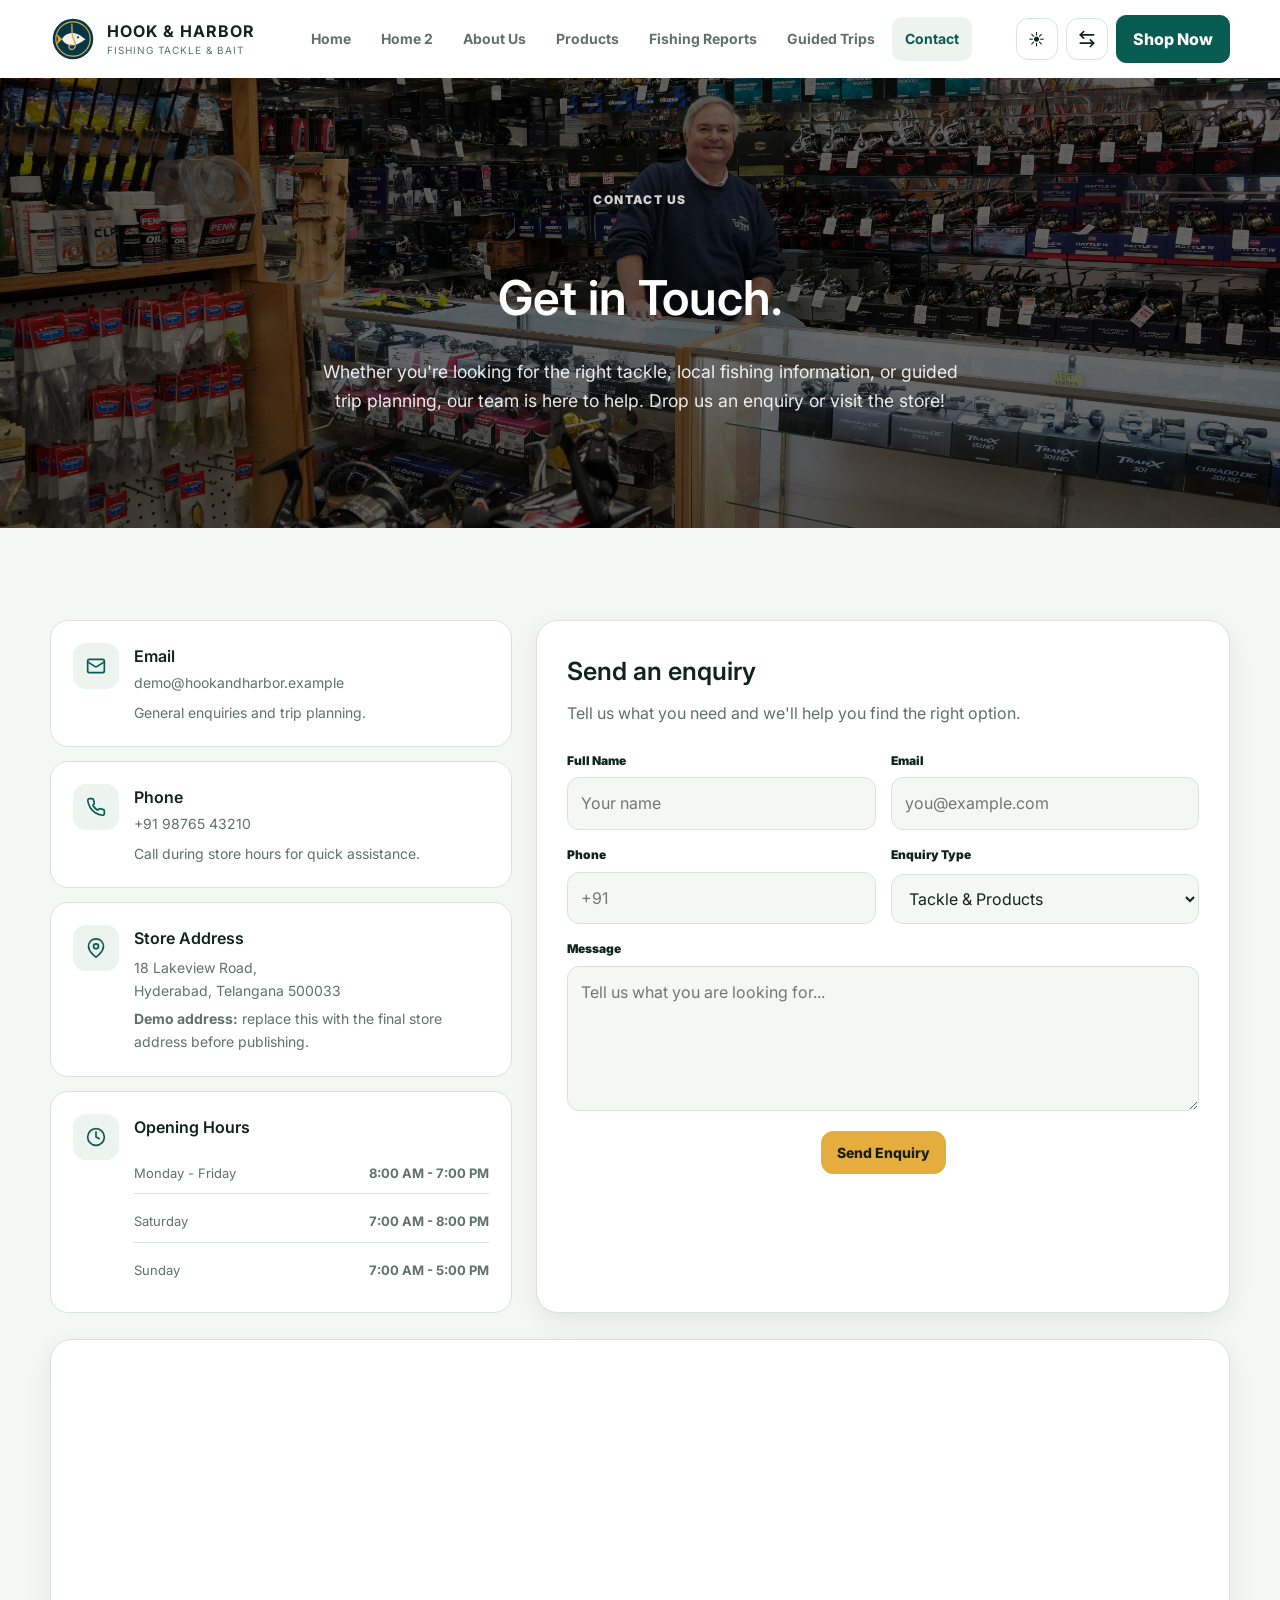
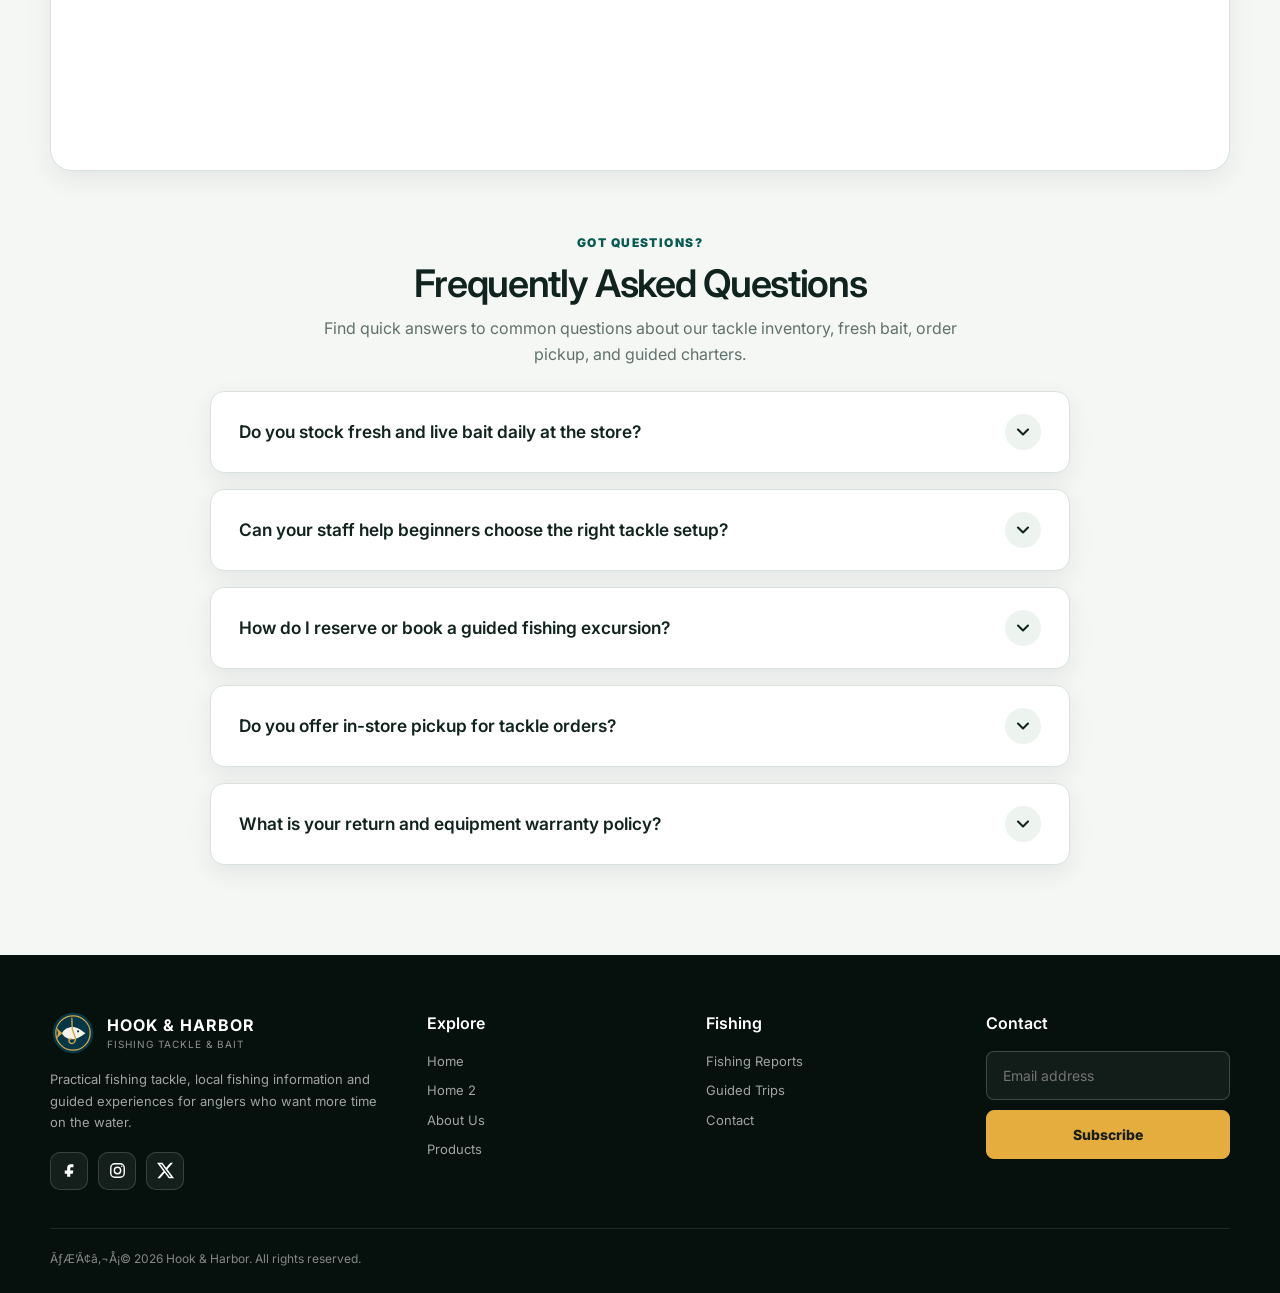
<file: contact.html>
<!DOCTYPE html>
<html lang="en" dir="ltr">

<head>
    <link rel="icon" type="image/svg+xml" href="images/website-logo.png.svg">
    <meta charset="UTF-8">
    <meta name="viewport" content="width=device-width, initial-scale=1.0">
    <title>Contact | Hook & Harbor | Fishing Tackle & Bait Shop</title>
    <meta name="description"
        content="Hook & Harbor Fishing Tackle & Bait Shop &mdash; rods, reels, bait, tackle, local fishing reports and guided fishing trips.">
    <link rel="preconnect" href="https://fonts.googleapis.com">
    <link rel="preconnect" href="https://fonts.gstatic.com" crossorigin>
    <link href="https://fonts.googleapis.com/css2?family=Inter:wght@400;600&display=swap" rel="stylesheet">
    <link rel="stylesheet" href="css/style.css?v=22">
    <style>
        /* Heading and paragraph font hierarchy */
        h1, h2, h3, h4, h5, h6 {
            font-weight: 600 !important;
        }

        p {
            font-weight: 400 !important;
        }

        /* FAQ Section Styles */
        .faq-section {
            background: var(--bg);
        }

        .faq-container {
            max-width: 860px;
            margin: 0 auto;
            display: flex;
            flex-direction: column;
            gap: 16px;
        }

        .faq-item {
            background: var(--surface);
            border: 1px solid var(--line);
            border-radius: var(--radius-sm, 16px);
            box-shadow: var(--shadow-sm);
            overflow: hidden;
            transition: border-color 0.25s ease, box-shadow 0.25s ease, transform 0.2s ease;
        }

        .faq-item:hover {
            border-color: color-mix(in srgb, var(--brand) 45%, var(--line));
        }

        .faq-item[open] {
            border-color: var(--brand);
            box-shadow: 0 10px 30px rgba(7, 91, 80, 0.08);
        }

        html.dark .faq-item[open] {
            box-shadow: 0 10px 30px rgba(0, 0, 0, 0.35);
        }

        .faq-question {
            display: flex;
            justify-content: space-between;
            align-items: center;
            gap: 16px;
            padding: 22px 28px;
            cursor: pointer;
            list-style: none;
            font-size: 1.08rem;
            font-weight: 600;
            color: var(--ink);
            user-select: none;
            transition: color 0.2s ease, background-color 0.2s ease;
        }

        .faq-question::-webkit-details-marker {
            display: none;
        }

        .faq-question:hover {
            color: var(--brand);
        }

        .faq-item[open] .faq-question {
            color: var(--brand);
        }

        .faq-icon-wrap {
            display: inline-flex;
            align-items: center;
            justify-content: center;
            width: 36px;
            height: 36px;
            border-radius: 50%;
            background: var(--surface-2);
            color: var(--ink);
            flex-shrink: 0;
            transition: transform 0.3s cubic-bezier(0.4, 0, 0.2, 1), background-color 0.2s ease, color 0.2s ease;
        }

        .faq-item[open] .faq-icon-wrap {
            transform: rotate(180deg);
            background: var(--brand);
            color: #ffffff;
        }

        .faq-answer {
            padding: 0 28px 24px 28px;
            border-top: 1px solid var(--line);
            margin-top: 4px;
            padding-top: 18px;
            animation: faqFadeIn 0.3s ease;
        }

        .faq-answer p {
            margin: 0;
            color: var(--muted);
            font-size: 16px;
            line-height: 1.65;
        }

        @keyframes faqFadeIn {
            from {
                opacity: 0;
                transform: translateY(-6px);
            }
            to {
                opacity: 1;
                transform: translateY(0);
            }
        }

        [dir="rtl"] .faq-question {
            text-align: right;
        }

        @media (max-width: 600px) {
            .faq-question {
                padding: 18px 20px;
                font-size: 1rem;
            }
            .faq-answer {
                padding: 0 20px 20px 20px;
                padding-top: 16px;
            }
            .faq-icon-wrap {
                width: 32px;
                height: 32px;
            }
        }
    </style>
</head>

<body>
    <header class="site-header">

        <nav class="navbar container">
            <a class="logo" href="index.html" aria-label="Hook and Harbor home">
                        <span class="logo-mark" style="background: transparent; box-shadow: none;">
          <img src="images/website-logo.png.svg" alt="Hook & Harbor Logo" style="width: 100%; height: 100%; object-fit: contain;">
        </span>
                <span class="logo-text">
                    <strong>HOOK & HARBOR</strong>
                    <small>Fishing Tackle & Bait</small>
                </span>
            </a>
            <div class="nav-links" id="navLinks">
        <div class="mobile-header">
          <a href="index.html" class="logo">
                    <span class="logo-mark" style="background: transparent; box-shadow: none;">
          <img src="images/website-logo.png.svg" alt="Hook & Harbor Logo" style="width: 100%; height: 100%; object-fit: contain;">
        </span>
            <span class="logo-text">
              <strong>HOOK & HARBOR</strong>
            </span>
          </a>
          <button class="icon-btn" id="closeMenuBtn" type="button" aria-label="Close navigation">
            <svg xmlns="http://www.w3.org/2000/svg" width="24" height="24" viewBox="0 0 24 24" fill="none" stroke="currentColor" stroke-width="2" stroke-linecap="round" stroke-linejoin="round"><line x1="18" y1="6" x2="6" y2="18"></line><line x1="6" y1="6" x2="18" y2="18"></line></svg>
          </button>
        </div>
                <a href="index.html">Home</a>
                <a href="home2.html">Home 2</a>
                <a href="about.html">About Us</a>
                <a href="products.html">Products</a>
                <a href="reports.html">Fishing Reports</a>
                <a href="trips.html">Guided Trips</a>
                <a href="contact.html">Contact</a>
              <div class="mobile-actions">
          <div class="mobile-theme-rtl">
            <button class="icon-btn themeToggleMobile" type="button" aria-label="Toggle theme">
              <span class="themeIconMobile">&#9728;</span>
            </button>
            <button class="icon-btn rtlToggleMobile" type="button" aria-label="Toggle RTL">
              <svg xmlns="http://www.w3.org/2000/svg" width="20" height="20" viewBox="0 0 24 24" fill="none" stroke="currentColor" stroke-width="2" stroke-linecap="round" stroke-linejoin="round"><path d="M8 3 4 7l4 4"/><path d="M4 7h16"/><path d="m16 21 4-4-4-4"/><path d="M20 17H4"/></svg>
            </button>
          </div>
          <a class="nav-cta" href="products.html">Shop Now</a>
        </div>
      </div>
      <div class="nav-actions">
                <button class="icon-btn" id="themeToggle" type="button" aria-label="Toggle theme">
                    <span id="themeIcon">&#9728;</span>
                </button>
                <button class="icon-btn" id="rtlToggle" type="button" aria-label="Toggle RTL">
                    <svg xmlns="http://www.w3.org/2000/svg" width="20" height="20" viewBox="0 0 24 24" fill="none" stroke="currentColor" stroke-width="2" stroke-linecap="round" stroke-linejoin="round"><path d="M8 3 4 7l4 4"/><path d="M4 7h16"/><path d="m16 21 4-4-4-4"/><path d="M20 17H4"/></svg>
                </button>
                <a class="nav-cta" href="products.html">Shop Now</a>
                <button class="menu-btn" id="menuBtn" type="button" aria-label="Open navigation">
                    <svg xmlns="http://www.w3.org/2000/svg" width="24" height="24" viewBox="0 0 24 24" fill="none" stroke="currentColor" stroke-width="2" stroke-linecap="round" stroke-linejoin="round"><line x1="4" x2="20" y1="12" y2="12"/><line x1="4" x2="20" y1="6" y2="6"/><line x1="4" x2="20" y1="18" y2="18"/></svg>
                </button>
            </div>
        </nav>
    </header>
    <main>
        <section class="page" id="contact">
            <section class="section" style="background: linear-gradient(rgba(0,0,0,0.6), rgba(0,0,0,0.6)), url('images/contact.png') center/cover; min-height: 450px; display: flex; align-items: center; justify-content: center; padding: 20px 0; margin-bottom: 40px;">
                <div class="container">
                    <div class="section-head center" style="margin-bottom: 0; max-width: 800px; margin-left: auto; margin-right: auto;">
                        <div class="section-kicker" style="color: rgba(255,255,255,0.8);">Contact Us</div>
                        <h1 style="font-size: 3rem; margin-bottom: 20px; color: #fff;">Get in Touch.</h1>
                        <p style="font-size: 1.1rem; color: rgba(255,255,255,0.9);">
                            Whether you're looking for the right tackle, local fishing information, or guided trip planning, our team is here to help. Drop us an enquiry or visit the store!
                        </p>
                    </div>
                </div>
            </section>
            
            <section class="section">
                <div class="container">
                    <div class="contact-grid">
                        <div class="contact-info">
                            <div class="contact-card">
                                <div class="contact-icon" aria-hidden="true">
                                    <svg xmlns="http://www.w3.org/2000/svg" width="20" height="20" viewBox="0 0 24 24" fill="none" stroke="currentColor" stroke-width="2" stroke-linecap="round" stroke-linejoin="round"><rect x="2" y="4" width="20" height="16" rx="2" ry="2"></rect><path d="m22 7-8.97 5.7a1.94 1.94 0 0 1-2.06 0L2 7"></path></svg>
                                </div>
                                <div>
                                    <h3>Email</h3>
                                    <a href="mailto:demo@hookandharbor.example">
                                        demo@hookandharbor.example
                                    </a>
                                    <p>
                                        General enquiries and trip planning.
                                    </p>
                                </div>
                            </div>
                            <div class="contact-card">
                                <div class="contact-icon" aria-hidden="true">
                                    <svg xmlns="http://www.w3.org/2000/svg" width="20" height="20" viewBox="0 0 24 24" fill="none" stroke="currentColor" stroke-width="2" stroke-linecap="round" stroke-linejoin="round"><path d="M22 16.92v3a2 2 0 0 1-2.18 2 19.79 19.79 0 0 1-8.63-3.07 19.5 19.5 0 0 1-6-6 19.79 19.79 0 0 1-3.07-8.67A2 2 0 0 1 4.11 2h3a2 2 0 0 1 2 1.72 12.84 12.84 0 0 0 .7 2.81 2 2 0 0 1-.45 2.11L8.09 9.91a16 16 0 0 0 6 6l1.27-1.27a2 2 0 0 1 2.11-.45 12.84 12.84 0 0 0 2.81.7A2 2 0 0 1 22 16.92z"></path></svg>
                                </div>
                                <div>
                                    <h3>Phone</h3>
                                    <a href="tel:+919876543210">
                                        +91 98765 43210
                                    </a>
                                    <p>
                                        Call during store hours for quick assistance.
                                    </p>
                                </div>
                            </div>
                            <div class="contact-card">
                                <div class="contact-icon" aria-hidden="true">
                                    <svg xmlns="http://www.w3.org/2000/svg" width="20" height="20" viewBox="0 0 24 24" fill="none" stroke="currentColor" stroke-width="2" stroke-linecap="round" stroke-linejoin="round"><path d="M21 10c0 7-9 13-9 13s-9-6-9-13a9 9 0 0 1 18 0z"></path><circle cx="12" cy="10" r="3"></circle></svg>
                                </div>
                                <div>
                                    <h3>Store Address</h3>
                                    <p>
                                        18 Lakeview Road,<br>
                                        Hyderabad, Telangana 500033
                                    </p>
                                    <p>
                                        <strong>Demo address:</strong>
                                        replace this with the final store address before publishing.
                                    </p>
                                </div>
                            </div>
                            <div class="contact-card">
                                <div class="contact-icon" aria-hidden="true">
                                    <svg xmlns="http://www.w3.org/2000/svg" width="20" height="20" viewBox="0 0 24 24" fill="none" stroke="currentColor" stroke-width="2" stroke-linecap="round" stroke-linejoin="round"><circle cx="12" cy="12" r="10"></circle><polyline points="12 6 12 12 16 14"></polyline></svg>
                                </div>
                                <div>
                                    <h3>Opening Hours</h3>
                                    <div class="hours">
                                        <div class="hours-row">
                                            <span>Monday - Friday</span>
                                            <strong>8:00 AM - 7:00 PM</strong>
                                        </div>
                                        <div class="hours-row">
                                            <span>Saturday</span>
                                            <strong>7:00 AM - 8:00 PM</strong>
                                        </div>
                                        <div class="hours-row">
                                            <span>Sunday</span>
                                            <strong>7:00 AM - 5:00 PM</strong>
                                        </div>
                                    </div>
                                </div>
                            </div>
                        </div>
                        <div class="form-card">
                            <h3 style="margin:0;font-size:25px;">
                                Send an enquiry
                            </h3>
                            <p style="color:var(--muted);margin:8px 0 24px;">
                                Tell us what you need and we'll help you find the right option.
                            </p>
                            <form id="contactForm">
                                <div class="form-grid">
                                    <div class="field">
                                        <label for="name">Full Name</label>
                                        <input id="name" name="name" type="text" placeholder="Your name" required>
                                    </div>
                                    <div class="field">
                                        <label for="email">Email</label>
                                        <input id="email" name="email" type="email" placeholder="you@example.com"
                                            required>
                                    </div>
                                    <div class="field">
                                        <label for="phone">Phone</label>
                                        <input id="phone" name="phone" type="tel" placeholder="+91">
                                    </div>
                                    <div class="field">
                                        <label for="topic">Enquiry Type</label>
                                        <select id="topic" name="topic">
                                            <option value="tackle">Tackle & Products</option>
                                            <option value="availability">Product Availability & Pricing</option>
                                            <option value="delivery">Pickup / Delivery Options</option>
                                            <option value="report">Fishing Reports</option>
                                            <option value="trip">Guided Trip</option>
                                            <option value="general">General Enquiry</option>
                                        </select>
                                    </div>
                                    <div class="field full">
                                        <label for="message">Message</label>
                                        <textarea id="message" name="message"
                                            placeholder="Tell us what you are looking for..." required></textarea>
                                    </div>
                                </div>
                                <div class="card-actions">
                                    <button class="btn btn-primary" type="submit">
                                        Send Enquiry
                                    </button>
                                </div>
                            </form>
                        </div>
                    </div>
                    <div class="map-wrap">
                        <iframe title="Hook and Harbor map location" loading="lazy"
                            src="https://www.google.com/maps?q=Fishing%20tackle%20shop%20Hyderabad%20Telangana&output=embed"
                            referrerpolicy="no-referrer-when-downgrade"></iframe>
                    </div>
                </div>
            </section>

            <!-- =========================================================
            FAQ SECTION
            ========================================================= -->
            <section class="section faq-section" style="padding-top: 10px; padding-bottom: 90px;">
                <div class="container">
                    <div class="section-head center">
                        <div class="section-kicker">Got Questions?</div>
                        <h2>Frequently Asked Questions</h2>
                        <p>Find quick answers to common questions about our tackle inventory, fresh bait, order pickup, and guided charters.</p>
                    </div>
                    <div class="faq-container">
                        <details class="faq-item" name="faq-accordion">
                            <summary class="faq-question">
                                <span>Do you stock fresh and live bait daily at the store?</span>
                                <span class="faq-icon-wrap" aria-hidden="true">
                                    <svg class="faq-icon" xmlns="http://www.w3.org/2000/svg" width="20" height="20" viewBox="0 0 24 24" fill="none" stroke="currentColor" stroke-width="2.5" stroke-linecap="round" stroke-linejoin="round"><polyline points="6 9 12 15 18 9"></polyline></svg>
                                </span>
                            </summary>
                            <div class="faq-answer">
                                <p>Yes! We receive fresh shipments of live bait daily, including nightcrawlers, live minnows, seasonal shrimp, and cut bait. You can call ahead or stop by early in the morning before your trip to ensure your preferred bait is ready.</p>
                            </div>
                        </details>

                        <details class="faq-item" name="faq-accordion">
                            <summary class="faq-question">
                                <span>Can your staff help beginners choose the right tackle setup?</span>
                                <span class="faq-icon-wrap" aria-hidden="true">
                                    <svg class="faq-icon" xmlns="http://www.w3.org/2000/svg" width="20" height="20" viewBox="0 0 24 24" fill="none" stroke="currentColor" stroke-width="2.5" stroke-linecap="round" stroke-linejoin="round"><polyline points="6 9 12 15 18 9"></polyline></svg>
                                </span>
                            </summary>
                            <div class="faq-answer">
                                <p>Absolutely. Whether you're targeting freshwater bass, trout, or coastal saltwater species, our experienced staff will pair you with the ideal rod, reel, line weight, and lure setup tailored to your experience level and budget.</p>
                            </div>
                        </details>

                        <details class="faq-item" name="faq-accordion">
                            <summary class="faq-question">
                                <span>How do I reserve or book a guided fishing excursion?</span>
                                <span class="faq-icon-wrap" aria-hidden="true">
                                    <svg class="faq-icon" xmlns="http://www.w3.org/2000/svg" width="20" height="20" viewBox="0 0 24 24" fill="none" stroke="currentColor" stroke-width="2.5" stroke-linecap="round" stroke-linejoin="round"><polyline points="6 9 12 15 18 9"></polyline></svg>
                                </span>
                            </summary>
                            <div class="faq-answer">
                                <p>You can select "Guided Trip" in the enquiry form above, call our shop directly, or browse available packages on our Trips page. We will coordinate your dates, party size, and target fish, providing certified guides and all premium gear.</p>
                            </div>
                        </details>

                        <details class="faq-item" name="faq-accordion">
                            <summary class="faq-question">
                                <span>Do you offer in-store pickup for tackle orders?</span>
                                <span class="faq-icon-wrap" aria-hidden="true">
                                    <svg class="faq-icon" xmlns="http://www.w3.org/2000/svg" width="20" height="20" viewBox="0 0 24 24" fill="none" stroke="currentColor" stroke-width="2.5" stroke-linecap="round" stroke-linejoin="round"><polyline points="6 9 12 15 18 9"></polyline></svg>
                                </span>
                            </summary>
                            <div class="faq-answer">
                                <p>Yes, same-day in-store pickup is available for all in-stock rods, reels, terminal tackle, and lures. Just call ahead or send us an enquiry, and our team will have your order packed and waiting at the register.</p>
                            </div>
                        </details>

                        <details class="faq-item" name="faq-accordion">
                            <summary class="faq-question">
                                <span>What is your return and equipment warranty policy?</span>
                                <span class="faq-icon-wrap" aria-hidden="true">
                                    <svg class="faq-icon" xmlns="http://www.w3.org/2000/svg" width="20" height="20" viewBox="0 0 24 24" fill="none" stroke="currentColor" stroke-width="2.5" stroke-linecap="round" stroke-linejoin="round"><polyline points="6 9 12 15 18 9"></polyline></svg>
                                </span>
                            </summary>
                            <div class="faq-answer">
                                <p>All unused tackle in its original packaging can be returned or exchanged within 14 days of purchase with a receipt. For manufacturer warranty claims on reels and high-end rods, our staff will assist you with official repair or replacement.</p>
                            </div>
                        </details>
                    </div>
                </div>
            </section>
        </section>
    </main>
    <!-- =========================================================
FOOTER
========================================================= -->
    <footer>
        <div class="container">
            <div class="footer-grid">
                <div>
                    <div class="logo">
                                <span class="logo-mark" style="background: transparent; box-shadow: none;">
          <img src="images/website-logo.png.svg" alt="Hook & Harbor Logo" style="width: 100%; height: 100%; object-fit: contain;">
        </span>
                        <span class="logo-text">
                            <strong>HOOK & HARBOR</strong>
                            <small style="color:rgba(255,255,255,.55)">
                                Fishing Tackle & Bait
                            </small>
                        </span>
                    </div>
                    <p>
                        Practical fishing tackle, local fishing information and guided
                        experiences for anglers who want more time on the water.
                    </p>
                    <div class="footer-social" aria-label="Social media links">
                        <a href="https://www.facebook.com/" target="_blank" rel="noopener noreferrer"
                            aria-label="Facebook" title="Facebook">
                            <svg viewBox="0 0 24 24" aria-hidden="true">
                                <path d="M14 8h3V4h-3c-3.3 0-5 1.9-5 5v3H6v4h3v4h4v-4h3l1-4h-4V9c0-.7.3-1 1-1Z" />
                            </svg>
                        </a>
                        <a href="https://www.instagram.com/" target="_blank" rel="noopener noreferrer"
                            aria-label="Instagram" title="Instagram">
                            <svg viewBox="0 0 24 24" aria-hidden="true">
                                <rect x="3.5" y="3.5" width="17" height="17" rx="5" />
                                <circle cx="12" cy="12" r="4" />
                                <circle cx="17.4" cy="6.7" r="1" fill="currentColor" stroke="none" />
                            </svg>
                        </a>
                                      <a href="https://x.com/" target="_blank" rel="noopener noreferrer" aria-label="X"
                title="X">
                <svg viewBox="0 0 24 24" aria-hidden="true" fill="currentColor">
                  <path d="M18.244 2.25h3.308l-7.227 8.26 8.502 11.24H16.17l-5.214-6.817L4.99 21.75H1.68l7.73-8.835L1.254 2.25H8.08l4.713 6.231zm-1.161 17.52h1.833L7.084 4.126H5.117z" />
                </svg>
              </a>
                    </div>
                </div>
                <div>
                    <h4>Explore</h4>
                    <div class="footer-links">
                        <a href="index.html">Home</a>
                        <a href="home2.html">Home 2</a>
                        <a href="about.html">About Us</a>
                        <a href="products.html">Products</a>
                    </div>
                </div>
                <div>
                    <h4>Fishing</h4>
                    <div class="footer-links">
                        <a href="reports.html">Fishing Reports</a>
                        <a href="trips.html">Guided Trips</a>
                        <a href="contact.html">Contact</a>
                    </div>
                </div>
                <div>
                    <h4>Contact</h4>
            <form class="footer-newsletter" onsubmit="event.preventDefault();" style="display: flex; flex-direction: column; gap: 10px; margin-top: 14px;">
              <input type="email" placeholder="Email address" required style="padding: 12px 16px; border-radius: 8px; border: 1px solid rgba(255,255,255,0.2); background: rgba(255,255,255,0.05); color: #fff; outline: none; width: 100%; font-size: 14px;">
              <button type="submit" class="btn btn-primary" style="width: 100%; border-radius: 8px; padding: 12px; justify-content: center; font-size: 14px;">Subscribe</button>
            </form>
                </div>
            </div>
            <div class="footer-bottom">
                <span>
                    ÃƒÆ’Ã¢â‚¬Å¡&copy; 2026 Hook & Harbor. All rights reserved.
                </span>
                <button class="back-to-top" id="backToTop" type="button" aria-label="" style="display: flex; align-items: center; justify-content: center;">
          <svg xmlns="http://www.w3.org/2000/svg" width="16" height="16" viewBox="0 0 24 24" fill="none" stroke="currentColor" stroke-width="2" stroke-linecap="round" stroke-linejoin="round" style=" transition: transform 0.3s ease;" class="top-arrow-icon"><line x1="12" y1="19" x2="12" y2="5"></line><polyline points="5 12 12 5 19 12"></polyline></svg> 
        </button>
            </div>
        </div>
    </footer>
    <div class="toast" id="toast"></div>
    <script src="js/script.js"></script>
    <script>
        // Smooth FAQ accordion exclusive expand behavior
        document.querySelectorAll('.faq-item').forEach(item => {
            item.addEventListener('toggle', () => {
                if (item.open) {
                    document.querySelectorAll('.faq-item').forEach(other => {
                        if (other !== item && other.open) {
                            other.removeAttribute('open');
                        }
                    });
                }
            });
        });
    </script>
</body>

</html>
</file>
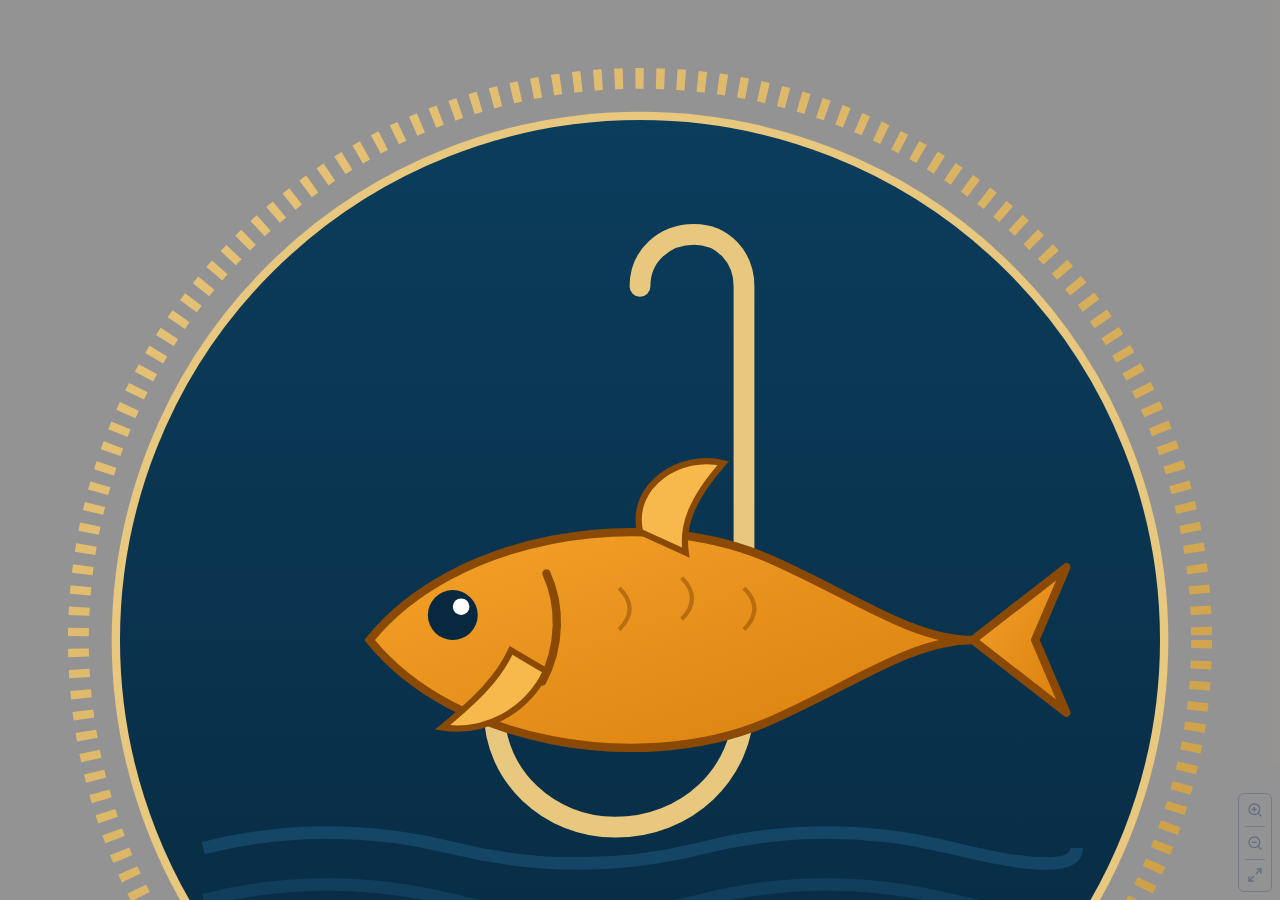
<file: images/website-logo_files/saved_resource.html>
<!DOCTYPE html>
<!-- saved from url=(0141)https://www.claudeusercontent.com/?domain=claude.ai&parentOrigin=https%3A%2F%2Fclaude.ai&errorReportingMode=parent&formattedSpreadsheets=true -->
<html lang="en"><head><meta http-equiv="Content-Type" content="text/html; charset=UTF-8"><meta name="viewport" content="width=device-width, initial-scale=1"><link rel="stylesheet" href="./0ohzcwp4u8vh8.css" data-precedence="next"><link rel="stylesheet" href="./1ulomdhhnzsp4.css" data-precedence="next"><link rel="preload" as="script" fetchpriority="low" href="./0i7aqdauwy1_e.js.download"><script src="./3yygyj1dm1o8u.js.download" async=""></script><script src="./299ekdt-sjm6b.js.download" async=""></script><script src="./1g53tc2q6aefh.js.download" async=""></script><script src="./turbopack-1hm-viyenw_rg.js.download" async=""></script><script src="./3y9gg-8wzaxq1.js.download" async="" crossorigin=""></script><script src="./2g5h2606r3hzr.js.download" async="" crossorigin=""></script><script src="./1wyt7umb89yni.js.download" async="" crossorigin=""></script><script src="./1g_8sey4vlxye.js.download" async="" crossorigin=""></script><script src="./32idimtbjivtg.js.download" async="" crossorigin=""></script><script src="./33ehj3wdouvlx.js.download" async="" crossorigin=""></script><script src="./0_k-m741nc0e2.js.download" async="" crossorigin=""></script><script src="./1-wqbq_o8cprn.js.download" async="" crossorigin=""></script><script src="./0pjdvfsz8rxef.js.download" async="" crossorigin=""></script><script src="./1oxz3kfo9ty22.js.download" async="" crossorigin=""></script><script src="./2ytj6gpsg5l0m.js.download" async="" crossorigin=""></script><script src="./3e8bgw-npfpiw.js.download" async="" crossorigin=""></script><title>Claude User Content</title><meta name="description" content="Talk with Claude, an AI assistant from Anthropic"><script src="./0cz1d0mv5g_q7.js.download" nomodule=""></script><link rel="preconnect" crossorigin="" href="https://www.claudeusercontent.com/"><script src="./2mhj9n3acm85b.js.download"></script><script src="./15dqa1a88g540.js.download"></script><style type="text/css">.transform-component-module_wrapper__SPB86 {
  position: relative;
  width: -moz-fit-content;
  width: fit-content;
  height: -moz-fit-content;
  height: fit-content;
  overflow: hidden;
  -webkit-touch-callout: none; /* iOS Safari */
  -webkit-user-select: none; /* Safari */
  -khtml-user-select: none; /* Konqueror HTML */
  -moz-user-select: none; /* Firefox */
  -ms-user-select: none; /* Internet Explorer/Edge */
  user-select: none;
  margin: 0;
  padding: 0;
}
.transform-component-module_content__FBWxo {
  display: flex;
  flex-wrap: wrap;
  width: -moz-fit-content;
  width: fit-content;
  height: -moz-fit-content;
  height: fit-content;
  margin: 0;
  padding: 0;
  transform-origin: 0% 0%;
}
.transform-component-module_content__FBWxo img {
  pointer-events: none;
}
</style><link rel="stylesheet" href="./2yndrrpixhy7u.css"><script src="./0a1pkgbqbp7p7.js.download"></script></head><body><div hidden=""><!--$--><!--/$--></div><!--$--><!--$--><!--/$--><!--/$--><script src="./0i7aqdauwy1_e.js.download" id="_R_" async=""></script><script>(self.__next_f=self.__next_f||[]).push([0])</script><script>self.__next_f.push([1,"1:I[339756,[\"/_next/static/chunks/3y9gg-8wzaxq1.js\",\"/_next/static/chunks/2g5h2606r3hzr.js\"],\"LoadingBoundaryProvider\"]\n2:\"$Sreact.fragment\"\n4:I[347257,[\"/_next/static/chunks/3y9gg-8wzaxq1.js\",\"/_next/static/chunks/2g5h2606r3hzr.js\"],\"ClientPageRoot\"]\n5:I[345487,[\"/_next/static/chunks/3y9gg-8wzaxq1.js\",\"/_next/static/chunks/2g5h2606r3hzr.js\",\"/_next/static/chunks/1wyt7umb89yni.js\",\"/_next/static/chunks/1g_8sey4vlxye.js\",\"/_next/static/chunks/32idimtbjivtg.js\",\"/_next/static/chunks/33ehj3wdouvlx.js\",\"/_next/static/chunks/0_k-m741nc0e2.js\",\"/_next/static/chunks/1-wqbq_o8cprn.js\",\"/_next/static/chunks/0pjdvfsz8rxef.js\",\"/_next/static/chunks/1oxz3kfo9ty22.js\",\"/_next/static/chunks/2ytj6gpsg5l0m.js\",\"/_next/static/chunks/3e8bgw-npfpiw.js\"],\"default\"]\n6:I[897367,[\"/_next/static/chunks/3y9gg-8wzaxq1.js\",\"/_next/static/chunks/2g5h2606r3hzr.js\"],\"OutletBoundary\"]\n7:\"$Sreact.suspense\"\n9:I[897367,[\"/_next/static/chunks/3y9gg-8wzaxq1.js\",\"/_next/static/chunks/2g5h2606r3hzr.js\"],\"ViewportBoundary\"]\nb:I[897367,[\"/_next/static/chunks/3y9gg-8wzaxq1.js\",\"/_next/static/chunks/2g5h2606r3hzr.js\"],\"MetadataBoundary\"]\nd:I[168027,[\"/_next/static/chunks/3y9gg-8wzaxq1.js\",\"/_next/static/chunks/2g5h2606r3hzr.js\"],\"default\",1]\n:HL[\"/_next/static/chunks/0ohzcwp4u8vh8.css\",\"style\"]\n:HC[\"/\",\"\"]\n:HL[\"/_next/static/chunks/1ulomdhhnzsp4.css\",\"style\"]\n0:{\"P\":null,\"c\":[\"\",\"?domain=claude.ai\u0026parentOrigin=https%3A%2F%2Fclaude.ai\u0026errorReportingMode=parent\u0026formattedSpreadsheets=true\"],\"q\":\"?domain=claude.ai\u0026parentOrigin=https%3A%2F%2Fclaude.ai\u0026errorReportingMode=parent\u0026formattedSpreadsheets=true\",\"i\":false,\"f\":[[[\"\",{\"children\":[\"__PAGE__?{\\\"domain\\\":\\\"claude.ai\\\",\\\"parentOrigin\\\":\\\"https://claude.ai\\\",\\\"errorReportingMode\\\":\\\"parent\\\",\\\"formattedSpreadsheets\\\":\\\"true\\\"}\",{},\"$undefined\",\"$undefined\",4096]},\"$undefined\",\"$undefined\",4116],[[\"$\",\"$L1\",null,{\"loading\":[[\"$\",\"div\",\"l\",{\"className\":\"loader\"}],[],null],\"children\":[\"$\",\"$2\",\"c\",{\"children\":[[[\"$\",\"link\",\"0\",{\"rel\":\"stylesheet\",\"href\":\"/_next/static/chunks/0ohzcwp4u8vh8.css\",\"precedence\":\"next\",\"crossOrigin\":\"$undefined\",\"nonce\":\"$undefined\"}],[\"$\",\"script\",\"script-0\",{\"src\":\"/_next/static/chunks/3y9gg-8wzaxq1.js\",\"async\":true,\"nonce\":\"$undefined\"}],[\"$\",\"script\",\"script-1\",{\"src\":\"/_next/static/chunks/2g5h2606r3hzr.js\",\"async\":true,\"nonce\":\"$undefined\"}]],\"$L3\"]}]}],{\"children\":[[\"$\",\"$2\",\"c\",{\"children\":[[\"$\",\"$L4\",null,{\"Component\":\"$5\",\"serverProvidedParams\":{\"searchParams\":{\"domain\":\"claude.ai\",\"parentOrigin\":\"https://claude.ai\",\"errorReportingMode\":\"parent\",\"formattedSpreadsheets\":\"true\"},\"params\":{},\"promises\":null}}],[[\"$\",\"link\",\"0\",{\"rel\":\"stylesheet\",\"href\":\"/_next/static/chunks/1ulomdhhnzsp4.css\",\"precedence\":\"next\",\"crossOrigin\":\"$undefined\",\"nonce\":\"$undefined\"}],[\"$\",\"script\",\"script-0\",{\"src\":\"/_next/static/chunks/1wyt7umb89yni.js\",\"async\":true,\"nonce\":\"$undefined\"}],[\"$\",\"script\",\"script-1\",{\"src\":\"/_next/static/chunks/1g_8sey4vlxye.js\",\"async\":true,\"nonce\":\"$undefined\"}],[\"$\",\"script\",\"script-2\",{\"src\":\"/_next/static/chunks/32idimtbjivtg.js\",\"async\":true,\"nonce\":\"$undefined\"}],[\"$\",\"script\",\"script-3\",{\"src\":\"/_next/static/chunks/33ehj3wdouvlx.js\",\"async\":true,\"nonce\":\"$undefined\"}],[\"$\",\"script\",\"script-4\",{\"src\":\"/_next/static/chunks/0_k-m741nc0e2.js\",\"async\":true,\"nonce\":\"$undefined\"}],[\"$\",\"script\",\"script-5\",{\"src\":\"/_next/static/chunks/1-wqbq_o8cprn.js\",\"async\":true,\"nonce\":\"$undefined\"}],[\"$\",\"script\",\"script-6\",{\"src\":\"/_next/static/chunks/0pjdvfsz8rxef.js\",\"async\":true,\"nonce\":\"$undefined\"}],[\"$\",\"script\",\"script-7\",{\"src\":\"/_next/static/chunks/1oxz3kfo9ty22.js\",\"async\":true,\"nonce\":\"$undefined\"}],[\"$\",\"script\",\"script-8\",{\"src\":\"/_next/static/chunks/2ytj6gpsg5l0m.js\",\"async\":true,\"nonce\":\"$undefined\"}],[\"$\",\"script\",\"script-9\",{\"src\":\"/_next/static/chunks/3e8bgw-npfpiw.js\",\"async\":true,\"nonce\":\"$undefined\"}]],[\"$\",\"$L6\",null,{\"children\":[\"$\",\"$7\",null,{\"name\":\"Next.MetadataOutlet\",\"children\":\"$@8\"}]}]]}],{},null,false,null]},null,false,null],[\"$\",\"$2\",\"h\",{\"children\":[null,[\"$\",\"$L9\",null,{\"children\":\"$La\"}],[\"$\",\"div\",null,{\"hidden\":true,\"children\":[\"$\",\"$Lb\",null,{\"children\":[\"$\",\"$7\",null,{\"name\":\"Next.Metadata\",\"children\":\"$Lc\"}]}]}],null]}],false]],\"m\":\"$undefined\",\"G\":[\"$d\",[[\"$\",\"link\",\"0\",{\"rel\":\"stylesheet\",\"href\":\"/_next/static/chunks/0ohzcwp4u8vh8.css\",\"precedence\":\"next\",\"crossOrigin\":\"$undefined\",\"nonce\":\"$undefined\"}]]],\"S\":false,\"h\":null,\"r\":\"$undefined\",\"s\":\"$undefined\",\"a\":\"$undefined\",\"l\":\"$undefined\",\"p\":\"$undefined\",\"d\":\"$undefined\",\"b\":\"UPr8R7dsO8XSwn3IC_cP1\"}\ne:I[806369,[\"/_next/static/chunks/3y9gg-8wzaxq1.js\",\"/_next/static/chunks/2g5h2606r3hzr.js\"],\"ClientConfigurationProvider\"]\nf:I[450537,[\"/_next/static/chunks/3y9gg-8wzaxq1.js\",\"/_next/static/chunks/2g5h2606r3hzr.js\"],\"Providers\"]\n10:I[339756,[\"/_next/static/chunks/3y9gg-8wzaxq1.js\",\"/_next/static/chunks/2g5h2606r3hzr.js\"],\"default\"]\n11:I[837457,[\"/_next/static/chunks/3y9gg-8wzaxq1.js\",\"/_next/static/chunks/2g5h2606r3hzr.js\"],\"default\"]\n3:[\"$\",\"html\",null,{\"lang\":\"en\",\"className\":\"$undefined\",\"data-color-mode\":\"$undefined\",\"children\":[\"$\",\"body\",null,{\"children\":[\"$\",\"$Le\",null,{\"value\":{\"defaultParentOrigin\":\"claude.ai\",\"allowedParentOrigins\":[\"https://claude.ai\"]},\"children\":[\"$\",\"$Lf\",null,{\"children\":[\"$\",\"$L10\",null,{\"parallelRouterKey\":\"children\",\"error\":\"$undefined\",\"errorStyles\":\"$undefined\",\"errorScripts\":\"$undefined\",\"template\":[\"$\",\"$L11\",null,{}],\"templateStyles\":\"$undefined\",\"templateScripts\":\"$undefined\",\"notFound\":[[[\"$\",\"title\",null,{\"children\":\"404: This page could not be found.\"}],[\"$\",\"div\",null,{\"style\":{\"fontFamily\":\"system-ui,\\\"Segoe UI\\\",Roboto,Helvetica,Arial,sans-serif,\\\"Apple Color Emoji\\\",\\\"Segoe UI Emoji\\\"\",\"height\":\"100vh\",\"textAlign\":\"center\",\"display\":\"flex\",\"flexDirection\":\"column\",\"alignItems\":\"center\",\"justifyContent\":\"center\"},\"children\":[\"$\",\"div\",null,{\"children\":[[\"$\",\"style\",null,{\"dangerouslySetInnerHTML\":{\"__html\":\"body{color:#000;background:#fff;margin:0}.next-error-h1{border-right:1px solid rgba(0,0,0,.3)}@media (prefers-color-scheme:dark){body{color:#fff;background:#000}.next-error-h1{border-right:1px solid rgba(255,255,255,.3)}}\"}}],[\"$\",\"h1\",null,{\"className\":\"next-error-h1\",\"style\":{\"display\":\"inline-block\",\"margin\":\"0 20px 0 0\",\"padding\":\"0 23px 0 0\",\"fontSize\":24,\"fontWeight\":500,\"verticalAlign\":\"top\",\"lineHeight\":\"49px\"},\"children\":404}],[\"$\",\"div\",null,{\"style\":{\"display\":\"inline-block\"},\"children\":[\"$\",\"h2\",null,{\"style\":{\"fontSize\":14,\"fontWeight\":400,\"lineHeight\":\"49px\",\"margin\":0},\"children\":\"This page could not be found.\"}]}]]}]}]],[]],\"forbidden\":\"$undefined\",\"unauthorized\":\"$undefined\"}]}]}]}]}]\na:[[\"$\",\"meta\",\"0\",{\"charSet\":\"utf-8\"}],[\"$\",\"meta\",\"1\",{\"name\":\"viewport\",\"content\":\"width=device-width, initial-scale=1\"}]]\n8:null\nc:[[\"$\",\"title\",\"0\",{\"children\":\"Claude User Content\"}],[\"$\",\"meta\",\"1\",{\"name\":\"description\",\"content\":\"Talk with Claude, an AI assistant from Anthropic\"}]]\n"])</script><next-route-announcer style="position: absolute;"><template shadowrootmode="open"><div aria-live="assertive" id="__next-route-announcer__" role="alert" style="position: absolute; border: 0px; height: 1px; margin: -1px; padding: 0px; width: 1px; clip: rect(0px, 0px, 0px, 0px); overflow: hidden; white-space: nowrap; overflow-wrap: normal;"></div></template></next-route-announcer><div class="h-screen w-full [&amp;&gt;.react-transform-wrapper&gt;.react-transform-component]:flex [&amp;&gt;.react-transform-wrapper&gt;.react-transform-component]:h-full [&amp;&gt;.react-transform-wrapper&gt;.react-transform-component]:w-full [&amp;&gt;.react-transform-wrapper&gt;.react-transform-component]:cursor-move [&amp;&gt;.react-transform-wrapper&gt;.react-transform-component]:items-center [&amp;&gt;.react-transform-wrapper&gt;.react-transform-component]:justify-center [&amp;&gt;.react-transform-wrapper&gt;.react-transform-component]:p-4 [&amp;&gt;.react-transform-wrapper]:h-full [&amp;&gt;.react-transform-wrapper]:w-full" style="background-color: rgba(27, 25, 24, 0.467); color: rgb(255, 255, 255);"><div class="absolute bottom-2 right-2 z-10 flex flex-col"><div class="flex flex-col gap-0.5 rounded-md border-[0.5px] border-[#636d83a0] p-0.5"><button class="inline-flex items-center justify-center whitespace-nowrap rounded-md text-sm font-medium transition-colors focus-visible:outline-none focus-visible:ring-1 focus-visible:ring-ring disabled:pointer-events-none disabled:opacity-50 border border-input bg-background shadow-sm hover:bg-accent hover:text-accent-foreground h-9 px-4 py-2 flex !h-7 !w-7 items-center justify-center !border-0 !bg-transparent !px-0 !text-[#636D83] !shadow-none hover:!bg-[#3338421f]" aria-label="Zoom in" title="Zoom in"><svg xmlns="http://www.w3.org/2000/svg" width="16" height="16" viewBox="0 0 24 24" fill="none" stroke="currentColor" stroke-width="2" stroke-linecap="round" stroke-linejoin="round" class="lucide lucide-zoom-in" aria-hidden="true"><circle cx="11" cy="11" r="8"></circle><line x1="21" x2="16.65" y1="21" y2="16.65"></line><line x1="11" x2="11" y1="8" y2="14"></line><line x1="8" x2="14" y1="11" y2="11"></line></svg></button><div class="h-[0.5px] w-full px-1"><hr class="border-b-[0.5px] border-t-0 border-[#636D83a0]"></div><button class="inline-flex items-center justify-center whitespace-nowrap rounded-md text-sm font-medium transition-colors focus-visible:outline-none focus-visible:ring-1 focus-visible:ring-ring disabled:pointer-events-none disabled:opacity-50 border border-input bg-background shadow-sm hover:bg-accent hover:text-accent-foreground h-9 px-4 py-2 flex !h-7 !w-7 items-center justify-center !border-0 !bg-transparent !px-0 !text-[#636D83] !shadow-none hover:!bg-[#3338421f]" aria-label="Zoom out" title="Zoom out"><svg xmlns="http://www.w3.org/2000/svg" width="16" height="16" viewBox="0 0 24 24" fill="none" stroke="currentColor" stroke-width="2" stroke-linecap="round" stroke-linejoin="round" class="lucide lucide-zoom-out" aria-hidden="true"><circle cx="11" cy="11" r="8"></circle><line x1="21" x2="16.65" y1="21" y2="16.65"></line><line x1="8" x2="14" y1="11" y2="11"></line></svg></button><div class="h-[0.5px] w-full px-1"><hr class="border-b-[0.5px] border-t-0 border-[#636D83a0]"></div><button class="inline-flex items-center justify-center whitespace-nowrap rounded-md text-sm font-medium transition-colors focus-visible:outline-none focus-visible:ring-1 focus-visible:ring-ring disabled:pointer-events-none disabled:opacity-50 border border-input bg-background shadow-sm hover:bg-accent hover:text-accent-foreground h-9 px-4 py-2 flex !h-7 !w-7 items-center justify-center !border-0 !bg-transparent !px-0 !text-[#636D83] !shadow-none hover:!bg-[#3338421f]" aria-label="Enter full screen" title="Enter full screen"><svg xmlns="http://www.w3.org/2000/svg" width="16" height="16" viewBox="0 0 24 24" fill="none" stroke="currentColor" stroke-width="2" stroke-linecap="round" stroke-linejoin="round" class="lucide lucide-maximize2" aria-hidden="true"><polyline points="15 3 21 3 21 9"></polyline><polyline points="9 21 3 21 3 15"></polyline><line x1="21" x2="14" y1="3" y2="10"></line><line x1="3" x2="10" y1="21" y2="14"></line></svg></button></div></div><div class="react-transform-wrapper transform-component-module_wrapper__SPB86 "><div class="react-transform-component transform-component-module_content__FBWxo " style="transform: translate(0px, 0px) scale(1);"><div id="artifacts-component-root-svg" class="h-full w-full"><svg viewBox="0 0 600 600" xmlns="http://www.w3.org/2000/svg"><metadata>[base64]/[base64]/[base64]/[base64]/3cyjxFA3Qo5S46fX0/ihY0VZ7mfb9KF703t5OjWDBWMA4GA1UdDwEB/wQEAwIHgDAVBgNVHSUEDjAMBgorBgEEAYPoXgIBMAwGA1UdEwEB/wQCMAAwHwYDVR0jBBgwFoAUzlHiBIFOZFsj+OPEz5o+nMHXXMIwCgYIKoZIzj0EAwMDZwAwZAIwMXMdFJ4BetLLVY7ORuE9noqbbAZOZn/aArXyTwFAZfKrPzxF2vPoJNf1+UCdg1XGAjBwX1zd9WGqYkqmL5SFqw1QySjr1zJfpJM9+1rdDwSPLMOPOjKuiXjoU/[base64]/26tsZm25oQWi11a6kuST/0hITekO9BGRn0tkIZNtgTerjvbwugQwF700dra6YtfZHQmaRadiRQcWL6q63U=</metadata>
  <defs>
    <lineargradient id="waterGrad" x1="0%" y1="0%" x2="0%" y2="100%">
      <stop offset="0%" stop-color="#0B3D5C"></stop>
      <stop offset="100%" stop-color="#08283F"></stop>
    </lineargradient>
    <lineargradient id="fishGrad" x1="0%" y1="0%" x2="100%" y2="100%">
      <stop offset="0%" stop-color="#F4A22A"></stop>
      <stop offset="100%" stop-color="#D97F0C"></stop>
    </lineargradient>
    <lineargradient id="ropeGrad" x1="0%" y1="0%" x2="100%" y2="100%">
      <stop offset="0%" stop-color="#E8C77E"></stop>
      <stop offset="100%" stop-color="#C99A3F"></stop>
    </lineargradient>
  </defs>

  
  <circle cx="300" cy="300" r="270" fill="none" stroke="url(#ropeGrad)" stroke-width="10" stroke-dasharray="4 6"></circle>
  <circle cx="300" cy="300" r="252" fill="url(#waterGrad)" stroke="#E8C77E" stroke-width="4"></circle>

  
  <path d="M90 400 Q 150 385 210 400 T 330 400 T 450 400 T 510 400" fill="none" stroke="#1C5578" stroke-width="6" opacity="0.6"></path>
  <path d="M90 425 Q 150 410 210 425 T 330 425 T 450 425 T 510 425" fill="none" stroke="#1C5578" stroke-width="6" opacity="0.4"></path>

  
  <path d="M300 130
           C 300 115, 312 105, 326 105
           C 340 105, 350 116, 350 130
           L 350 330
           C 350 365, 322 390, 288 390
           C 256 390, 230 365, 230 335
           C 230 308, 250 290, 274 290
           C 294 290, 310 305, 310 324" fill="none" stroke="#E8C77E" stroke-width="10" stroke-linecap="round"></path>

  
  <g>
    <path d="M170 300
             C 210 250, 300 235, 360 260
             C 400 277, 430 300, 460 300
             C 430 300, 400 323, 360 340
             C 300 365, 210 350, 170 300 Z" fill="url(#fishGrad)" stroke="#8A4A05" stroke-width="4"></path>
    
    <path d="M460 300 L 505 265 L 490 300 L 505 335 Z" fill="url(#fishGrad)" stroke="#8A4A05" stroke-width="4" stroke-linejoin="round"></path>
    
    <path d="M300 248 C 295 225, 320 210, 340 215 C 325 232, 320 245, 322 258 Z" fill="#F7B84C" stroke="#8A4A05" stroke-width="3"></path>
    
    <path d="M255 315 C 245 335, 225 345, 205 342 C 222 328, 232 318, 238 305 Z" fill="#F7B84C" stroke="#8A4A05" stroke-width="3"></path>
    
    <path d="M255 268 C 262 283, 262 303, 253 320" fill="none" stroke="#8A4A05" stroke-width="4" stroke-linecap="round"></path>
    
    <circle cx="210" cy="288" r="12" fill="#08283F"></circle>
    <circle cx="214" cy="284" r="4" fill="#FFFFFF"></circle>
    
    <path d="M290 275 q10 10 0 20 M320 270 q10 10 0 20 M350 275 q10 10 0 20" fill="none" stroke="#8A4A05" stroke-width="2" opacity="0.5"></path>
  </g>

  
  <text x="300" y="470" font-family="Georgia, 'Times New Roman', serif" font-size="46" font-weight="700" fill="#E8C77E" text-anchor="middle" letter-spacing="2">
    ANCHOR &amp; LINE
  </text>
  <text x="300" y="500" font-family="Arial, Helvetica, sans-serif" font-size="18" font-weight="600" fill="#F4A22A" text-anchor="middle" letter-spacing="6">
    TACKLE &amp; BAIT CO.
  </text>
</svg>
</div></div></div></div></body></html>
</file>
<file: css/style.css>
@import url('https://fonts.googleapis.com/css2?family=Inter:wght@400;600&display=swap');

:root {
    --bg: #f5f7f5;
    --surface: #ffffff;
    --surface-2: #edf3ef;
    --ink: #10231e;
    --muted: #60716b;
    --line: #d9e2de;
    --brand: #075b50;
    --brand-2: #0d7a6b;
    --brand-dark: #043f38;
    --accent: #e5ad3d;
    --accent-dark: #b98218;
    --hero-overlay: rgba(3, 25, 21, .68);
    --shadow: 0 18px 50px rgba(9, 39, 31, .10);
    --shadow-sm: 0 8px 24px rgba(9, 39, 31, .08);
    --radius: 22px;
    --radius-sm: 14px;
    --max: 1180px;
}

html.dark {
    --bg: #081411;
    --surface: #10201b;
    --surface-2: #142a23;
    --ink: #f4faf7;
    --muted: #aabbb5;
    --line: #294139;
    --brand: #39a996;
    --brand-2: #48c0ab;
    --brand-dark: #083e35;
    --accent: #e8b84f;
    --accent-dark: #d39c2e;
    --hero-overlay: rgba(0, 0, 0, .62);
    --shadow: 0 18px 50px rgba(0, 0, 0, .28);
    --shadow-sm: 0 8px 24px rgba(0, 0, 0, .22);
}

* {
    box-sizing: border-box;
}

html {
    scroll-behavior: smooth;
}

body {
    margin: 0;
    background: var(--bg);
    color: var(--ink);
    font-family:
        Inter,
        ui-sans-serif,
        system-ui,
        -apple-system,
        BlinkMacSystemFont,
        "Segoe UI",
        sans-serif;
    line-height: 1.65;
}

h1,
h2,
h3,
h4,
h5,
h6 {
    font-weight: 600 !important;
}

p {
    font-weight: 400 !important;
}

img {
    display: block;
    width: 100%;
    max-width: 100%;
    border: 0;
}

button,
input,
textarea,
select {
    font: inherit;
}

button,
a {
    -webkit-tap-highlight-color: transparent;
}

a {
    color: inherit;
    text-decoration: none;
}

.container {
    width: min(var(--max), calc(100% - 40px));
    margin-inline: auto;
}

.site-header {
    position: sticky;
    top: 0;
    z-index: 1000;
    background: var(--surface);
    backdrop-filter: none;
    -webkit-backdrop-filter: none;
    border-bottom: none;
}

.topbar {
    background: var(--brand-dark);
    color: #fff;
    font-size: 13px;
}

.topbar-inner {
    min-height: 38px;
    display: flex;
    align-items: center;
    justify-content: space-between;
    gap: 18px;
}

.topbar span {
    opacity: .94;
}

.navbar {
    min-height: 78px;
    display: flex;
    align-items: center;
    justify-content: space-between;
    gap: 20px;
}

.logo {
    display: flex;
    align-items: center;
    gap: 11px;
    min-width: max-content;
}

.logo-mark {
    width: 46px;
    height: 46px;
    border-radius: 14px;
    background: var(--brand);
    display: grid;
    place-items: center;
    box-shadow: var(--shadow-sm);
    flex: none;
}

.logo-mark svg {
    width: 29px;
    height: 29px;
    fill: none;
    stroke: #fff;
    stroke-width: 2.3;
    stroke-linecap: round;
    stroke-linejoin: round;
}

.logo-text {
    display: flex;
    flex-direction: column;
    line-height: 1.05;
}

.logo-text strong {
    font-size: 16px;
    letter-spacing: .06em;
}

.logo-text small {
    margin-top: 5px;
    color: var(--muted);
    font-size: 10px;
    letter-spacing: .1em;
    text-transform: uppercase;
}

.nav-links {
    display: flex;
    align-items: center;
    justify-content: center;
    gap: 4px;
}

.nav-links a {
    min-height: 42px;
    padding: 10px 13px;
    border-radius: 10px;
    color: var(--muted);
    font-size: 14px;
    font-weight: 700;
    display: inline-flex;
    align-items: center;
    justify-content: center;
    white-space: nowrap;
    transition: .2s ease;
}

.nav-cta {
    min-height: 42px;
    padding: 10px 16px !important;
    border-radius: 10px;
    background: var(--brand);
    color: #fff !important;
    border: 1px solid var(--brand);
    font-weight: 800 !important;
}

.nav-cta:hover,
.nav-cta.active {
    background: var(--brand-2) !important;
    color: #fff !important;
}

.nav-links a:hover,
.nav-links a.active {
    color: var(--brand);
    background: var(--surface-2);
}

.nav-actions {
    display: flex;
    align-items: center;
    gap: 8px;
}

.icon-btn,
.menu-btn {
    width: 42px;
    height: 42px;
    border: 1px solid var(--line);
    background: var(--surface);
    color: var(--ink);
    border-radius: 12px;
    cursor: pointer;
    display: grid;
    place-items: center;
    transition: .2s ease;
}

.icon-btn:hover,
.menu-btn:hover {
    border-color: var(--brand);
    color: var(--brand);
    transform: translateY(-1px);
}

.menu-btn {
    display: none;
}

.page {
    display: block;
}

.hero {
    min-height: calc(100vh - 117px);
    position: relative;
    display: flex;
    align-items: center;
    overflow: hidden;
    isolation: isolate;
}

.hero-image {
    position: absolute;
    inset: 0;
    width: 100%;
    height: 100%;
    object-fit: cover;
    object-position: center;
    z-index: -2;
}

.hero::after {
    content: "";
    position: absolute;
    inset: 0;
    background:
        linear-gradient(90deg,
            var(--hero-overlay) 0%,
            rgba(0, 0, 0, .40) 52%,
            rgba(0, 0, 0, .20) 100%);
    z-index: -1;
}

.hero-content {
    width: min(760px, 100%);
    color: #fff;
    padding: 90px 0;
    text-align: center;
    margin-inline: auto;
}

.eyebrow {
    display: inline-flex;
    align-items: center;
    gap: 8px;
    color: var(--accent);
    text-transform: uppercase;
    font-weight: 800;
    font-size: 12px;
    letter-spacing: .12em;
    margin-bottom: 15px;
}

.eyebrow::before {
    content: "";
    width: 28px;
    height: 2px;
    background: currentColor;
}

.hero h1 {
    margin: 0;
    max-width: 760px;
    font-size: clamp(42px, 6vw, 78px);
    line-height: .98;
    letter-spacing: -.045em;
    color: #fff;
}

.hero p {
    max-width: 650px;
    margin: 24px auto 0;
    color: rgba(255, 255, 255, .9);
    font-size: 18px;
}

.hero-actions {
    display: flex;
    flex-wrap: wrap;
    justify-content: center;
    gap: 12px;
    margin-top: 30px;
}

.btn {
    min-height: 48px;
    padding: 12px 20px;
    border-radius: 12px;
    border: 1px solid transparent;
    display: inline-flex;
    align-items: center;
    justify-content: center;
    text-align: center;
    font-size: 14px;
    font-weight: 800;
    cursor: pointer;
    transition: .22s ease;
}

.btn:hover {
    transform: translateY(-2px);
}

.btn-primary {
    background: var(--accent);
    color: #182016;
    border-color: var(--accent);
}

.btn-primary:hover {
    background: #f0c45e;
}

.btn-secondary {
    background: #fff;
    color: #17302a;
    border-color: #fff;
}

.btn-secondary:hover {
    background: #f0f4f2;
    color: #10231e;
}

/*
Important fix from FIX.docx:
Secondary button text must remain visible on white theme.
The hero secondary button is always white with dark text.
*/
.hero .btn-secondary {
    color: #17302a !important;
    background: #fff !important;
    border-color: #fff !important;
    text-shadow: none !important;
}

.hero .btn-secondary:hover {
    color: #10231e !important;
    background: #f2f6f4 !important;
}

.section {
    padding: 88px 0;
}

.section.compact {
    padding: 65px 0;
}

.section-head {
    max-width: 720px;
    margin-bottom: 36px;
}

.section-head.center {
    margin-inline: auto;
    text-align: center;
}

.section-kicker {
    color: var(--brand);
    text-transform: uppercase;
    font-size: 12px;
    letter-spacing: .12em;
    font-weight: 900;
    margin-bottom: 9px;
}

.section-head h2 {
    margin: 0;
    font-size: clamp(30px, 4vw, 48px);
    line-height: 1.08;
    letter-spacing: -.035em;
}

.section-head p {
    color: var(--muted);
    margin: 14px 0 0;
}

.grid {
    display: grid;
    gap: 22px;
}

.grid-2 {
    grid-template-columns: repeat(2, minmax(0, 1fr));
}

.grid-3 {
    grid-template-columns: repeat(3, minmax(0, 1fr));
}

.grid-4 {
    grid-template-columns: repeat(4, minmax(0, 1fr));
}

.card {
    min-width: 0;
    background: var(--surface);
    border: 1px solid var(--line);
    border-radius: var(--radius);
    overflow: hidden;
    box-shadow: var(--shadow-sm);
}

.card-media {
    position: relative;
    overflow: hidden;
    background: var(--surface-2);
}

.card-media.ratio-4-3 {
    aspect-ratio: 4/3;
}

.card-media.ratio-16-10 {
    aspect-ratio: 16/10;
}

.card-media.ratio-1-1 {
    aspect-ratio: 1/1;
}

.card-media img {
    width: 100%;
    height: 100%;
    object-fit: cover;
    object-position: center;
    transition: transform .5s ease;
}

.card:hover .card-media img {
    transform: scale(1.045);
}

.card-body {
    height: 100%;
    display: flex;
    flex-direction: column;
    padding: 24px;
}

.card-body h3 {
    margin: 0;
    font-size: 21px;
    line-height: 1.2;
    color: var(--ink);
}

/* Keep card text readable in the white theme and inside colored sections. */
.card-body p {
    color: var(--muted) !important;
}

.feature-band .card-body h3 {
    color: var(--ink) !important;
}

.card-body p {
    color: var(--muted);
    margin: 11px 0 0;
}

.card-actions {
    display: flex;
    flex-wrap: wrap;
    gap: 9px;
    margin-top: auto;
    padding-top: 20px;
}

.card-actions .btn {
    min-height: 42px;
    padding: 9px 15px;
}

.tag {
    display: inline-flex;
    width: max-content;
    margin-bottom: 13px;
    padding: 6px 9px;
    border-radius: 999px;
    background: var(--surface-2);
    color: var(--brand);
    font-size: 11px;
    font-weight: 900;
    letter-spacing: .06em;
    text-transform: uppercase;
}

.split {
    display: grid;
    grid-template-columns: minmax(0, 1fr) minmax(0, 1fr);
    min-height: 440px;
    border-radius: var(--radius);
    overflow: hidden;
    border: 1px solid var(--line);
    background: var(--surface);
    box-shadow: var(--shadow-sm);
}

.split-media {
    min-height: 420px;
}

.split-media img {
    width: 100%;
    height: 100%;
    object-fit: cover;
}

.split-content {
    padding: 55px;
    display: flex;
    flex-direction: column;
    justify-content: center;
}

.split-content h2 {
    margin: 0;
    font-size: clamp(29px, 3.8vw, 46px);
    line-height: 1.08;
}

.split-content p {
    color: var(--muted);
    margin: 17px 0 0;
}

.list {
    list-style: none;
    margin: 25px 0 0;
    padding: 0;
    display: grid;
    gap: 12px;
}

.list li {
    display: flex;
    gap: 10px;
    align-items: flex-start;
    color: var(--muted);
}

.list li::before {
    content: "";
    width: 8px;
    height: 8px;
    border-radius: 50%;
    background: var(--accent);
    margin-top: 9px;
    flex: none;
}

.stats {
    display: grid;
    grid-template-columns: repeat(4, minmax(0, 1fr));
    gap: 1px;
    border: 1px solid var(--line);
    background: var(--line);
    border-radius: 18px;
    overflow: hidden;
}

.stat {
    background: var(--surface);
    padding: 25px;
    text-align: center;
}

.stat strong {
    display: block;
    font-size: 31px;
    color: var(--brand);
    line-height: 1;
}

.stat span {
    display: block;
    margin-top: 8px;
    color: var(--muted);
    font-size: 13px;
}

.feature-band {
    background: var(--brand-dark);
    color: #fff;
}

.feature-band .section-head h2,
.feature-band .section-head p {
    color: #fff;
}

.feature-band .section-head p {
    opacity: .76;
}

.feature-band .section-kicker {
    color: var(--accent);
}

.cta {
    position: relative;
    overflow: hidden;
    min-height: 410px;
    border-radius: 28px;
    display: flex;
    align-items: center;
    background: #073e36;
    color: #fff;
}

.cta img {
    position: absolute;
    inset: 0;
    width: 100%;
    height: 100%;
    object-fit: cover;
    opacity: .42;
}

.cta::after {
    content: "";
    position: absolute;
    inset: 0;
    background: linear-gradient(90deg, rgba(3, 29, 24, .9), rgba(3, 29, 24, .42));
}

.cta-content {
    position: relative;
    z-index: 1;
    width: min(700px, 100%);
    padding: 60px;
}

.cta-content h2 {
    margin: 0;
    font-size: clamp(30px, 4vw, 48px);
    line-height: 1.05;
}

.cta-content p {
    color: rgba(255, 255, 255, .82);
    margin: 16px 0 0;
}

.gallery {
    display: grid;
    grid-template-columns: repeat(4, minmax(0, 1fr));
    gap: 14px;
}

.gallery-item {
    aspect-ratio: 1/1;
    border-radius: 18px;
    overflow: hidden;
}

.gallery-item img {
    width: 100%;
    height: 100%;
    object-fit: cover;
    transition: .45s ease;
}

.gallery-item:hover img {
    transform: scale(1.06);
}

.gallery-item.tall {
    grid-row: span 2;
    aspect-ratio: auto;
}

.report-card {
    display: flex;
    flex-direction: column;
    height: 100%;
}

.report-top {
    padding: 22px 22px 0;
    display: flex;
    align-items: center;
    justify-content: space-between;
    gap: 15px;
}

.report-condition {
    padding: 7px 10px;
    background: #e7f4ef;
    color: #08705e;
    border-radius: 999px;
    font-size: 11px;
    font-weight: 900;
}

html.dark .report-condition {
    background: #153d34;
    color: #69d4bd;
}

.report-body {
    padding: 20px 22px 24px;
    display: flex;
    flex-direction: column;
    flex: 1;
}

.report-body h3 {
    margin: 0;
    font-size: 21px;
}

.report-body p {
    color: var(--muted);
    margin: 9px 0 0;
}

.report-meta {
    display: grid;
    grid-template-columns: repeat(3, 1fr);
    gap: 8px;
    margin-top: 18px;
}

.report-meta div {
    padding: 10px;
    border: 1px solid var(--line);
    border-radius: 11px;
    text-align: center;
}

.report-meta strong {
    display: block;
    font-size: 14px;
}

.report-meta span {
    color: var(--muted);
    font-size: 10px;
}

.filter-bar {
    display: flex;
    flex-wrap: wrap;
    gap: 8px;
    margin-bottom: 28px;
}

.filter-btn {
    border: 1px solid var(--line);
    background: var(--surface);
    color: var(--muted);
    border-radius: 999px;
    padding: 9px 15px;
    cursor: pointer;
    font-size: 13px;
    font-weight: 800;
}

.filter-btn.active,
.filter-btn:hover {
    background: var(--brand);
    border-color: var(--brand);
    color: #fff;
}

.product-price {
    margin-top: 16px;
    font-weight: 900;
    font-size: 20px;
    color: var(--brand);
}

.contact-grid {
    display: grid;
    grid-template-columns: minmax(0, .8fr) minmax(0, 1.2fr);
    gap: 24px;
}

.contact-info {
    display: grid;
    gap: 14px;
}

.contact-card {
    background: var(--surface);
    border: 1px solid var(--line);
    border-radius: 18px;
    padding: 22px;
    display: grid;
    grid-template-columns: 46px minmax(0, 1fr);
    gap: 15px;
    align-items: start;
}

.contact-icon {
    width: 46px;
    height: 46px;
    border-radius: 13px;
    background: var(--surface-2);
    color: var(--brand);
    display: grid;
    place-items: center;
    font-weight: 900;
    font-size: 12px;
}

.contact-card h3 {
    margin: 0;
    font-size: 16px;
}

.contact-card p,
.contact-card a {
    color: var(--muted);
    margin: 5px 0 0;
    font-size: 14px;
}

.contact-card a:hover {
    color: var(--brand);
}

.form-card {
    background: var(--surface);
    border: 1px solid var(--line);
    border-radius: 22px;
    padding: 30px;
    box-shadow: var(--shadow-sm);
}

.form-grid {
    display: grid;
    grid-template-columns: repeat(2, minmax(0, 1fr));
    gap: 15px;
}

.field {
    display: grid;
    gap: 7px;
}

.field.full {
    grid-column: 1/-1;
}

.field label {
    font-size: 12px;
    font-weight: 900;
}

.field input,
.field textarea,
.field select {
    width: 100%;
    border: 1px solid var(--line);
    background: var(--bg);
    color: var(--ink);
    border-radius: 12px;
    padding: 12px 13px;
    outline: none;
}

.field textarea {
    min-height: 145px;
    resize: vertical;
}

.field input:focus,
.field textarea:focus,
.field select:focus {
    border-color: var(--brand);
    box-shadow: 0 0 0 3px color-mix(in srgb, var(--brand) 15%, transparent);
}

.map-wrap {
    margin-top: 26px;
    border-radius: 22px;
    overflow: hidden;
    border: 1px solid var(--line);
    background: var(--surface);
    box-shadow: var(--shadow-sm);
}

.map-wrap iframe {
    width: 100%;
    height: 430px;
    border: 0;
    display: block;
}

.hours {
    display: grid;
    gap: 8px;
    margin-top: 14px;
}

.hours-row {
    display: flex;
    align-items: center;
    justify-content: space-between;
    gap: 15px;
    padding: 9px 0;
    border-bottom: 1px solid var(--line);
    color: var(--muted);
    font-size: 13px;
}

.hours-row:last-child {
    border-bottom: 0;
}

footer {
    background: #06100d;
    color: #fff;
    padding: 55px 0 25px;
}

.footer-grid {
    display: grid;
    grid-template-columns: 1.4fr repeat(3, 1fr);
    gap: 35px;
}

footer h3,
footer h4 {
    margin: 0;
}

footer p,
footer a {
    color: rgba(255, 255, 255, .62);
    font-size: 13px;
}

footer a:hover {
    color: #fff;
}

.footer-social {
    display: flex;
    align-items: center;
    gap: 10px;
    margin-top: 18px;
}

.footer-social a {
    width: 38px;
    height: 38px;
    display: grid;
    place-items: center;
    border: 1px solid rgba(255, 255, 255, .16);
    border-radius: 10px;
    color: #fff;
    background: rgba(255, 255, 255, .06);
    transition: .2s ease;
}

.footer-social a:hover {
    background: rgba(255, 255, 255, .14);
    transform: translateY(-2px);
}

.footer-social svg {
    width: 19px;
    height: 19px;
    fill: none;
    stroke: currentColor;
    stroke-width: 1.8;
    stroke-linecap: round;
    stroke-linejoin: round;
}

.footer-social a:first-child svg,
.footer-social a:last-child svg {
    fill: currentColor;
    stroke: none;
}

.back-to-top {
    position: fixed;
    bottom: 30px;
    right: 30px;
    width: 50px;
    height: 50px;
    border: none;
    border-radius: 50%;
    background: var(--brand);
    color: #fff;
    display: flex;
    align-items: center;
    justify-content: center;
    cursor: pointer;
    transition: .3s ease;
    z-index: 9999;
    box-shadow: 0 4px 16px rgba(0,0,0,0.2);
}

.back-to-top:hover {
    background: var(--brand-dark);
    transform: translateY(-2px);
}

.footer-links {
    display: grid;
    gap: 8px;
    margin-top: 14px;
}

.footer-bottom {
    border-top: 1px solid rgba(255, 255, 255, .1);
    margin-top: 38px;
    padding-top: 20px;
    display: flex;
    justify-content: space-between;
    gap: 15px;
    flex-wrap: wrap;
    color: rgba(255, 255, 255, .5);
    font-size: 12px;
}

.toast {
    position: fixed;
    right: 20px;
    bottom: 20px;
    z-index: 2000;
    max-width: 360px;
    padding: 14px 17px;
    border-radius: 13px;
    background: #10231e;
    color: #fff;
    box-shadow: 0 15px 45px rgba(0, 0, 0, .25);
    transform: translateY(30px);
    opacity: 0;
    pointer-events: none;
    transition: .25s ease;
}

.toast.show {
    transform: translateY(0);
    opacity: 1;
}

.empty-state {
    display: none;
    text-align: center;
    padding: 50px 20px;
    color: var(--muted);
}

[dir="rtl"] .hero::after {
    background:
        linear-gradient(270deg,
            var(--hero-overlay) 0%,
            rgba(0, 0, 0, .40) 52%,
            rgba(0, 0, 0, .20) 100%);
}

[dir="rtl"] .hero-content,
[dir="rtl"] .section-head {
    text-align: right;
}

[dir="rtl"] .cta::after {
    background: linear-gradient(270deg, rgba(3, 29, 24, .9), rgba(3, 29, 24, .42));
}

[dir="rtl"] .contact-card {
    direction: rtl;
}

@media(max-width:1100px) {
    .nav-links {
        gap: 0;
    }

    .nav-links a {
        padding: 9px 9px;
        font-size: 13px;
    }

    .grid-4 {
        grid-template-columns: repeat(2, minmax(0, 1fr));
    }

    .footer-grid {
        grid-template-columns: repeat(2, minmax(0, 1fr));
    }
}

@media(max-width:1024px) {
    .menu-btn {
        display: grid !important;
    }

    .nav-links {
        position: absolute;
        left: 20px;
        right: 20px;
        top: calc(100% + 8px);
        background: var(--surface);
        border: 1px solid var(--line);
        border-radius: 18px;
        padding: 10px;
        box-shadow: var(--shadow);
        display: none;
        flex-direction: column;
        align-items: stretch;
    }

    .nav-links a {
        min-height: 42px;
    }

    .nav-links .nav-cta {
        width: 100%;
    }

    .nav-links.open {
        display: flex;
    }

    .nav-links a {
        padding: 12px 14px;
    }

    .mobile-header {
        display: flex;
    }

    .nav-actions .icon-btn,
    .nav-actions .nav-cta {
        display: none;
    }

    .mobile-header {
        display: flex;
        justify-content: space-between;
        align-items: center;
        padding-bottom: 15px;
        margin-bottom: 10px;
        border-bottom: 1px solid var(--line);
    }

    .mobile-header .logo {
        visibility: hidden;
    }

    .mobile-header .logo-mark {
        width: 32px;
        height: 32px;
        background: var(--brand);
        color: var(--surface);
        border-radius: 8px;
        display: flex;
        align-items: center;
        justify-content: center;
    }

    .mobile-header .logo-mark svg {
        width: 18px;
        height: 18px;
    }

    .mobile-header .logo-text {
        font-size: 16px;
        color: var(--ink);
        display: none;
    }

    .mobile-actions {
        display: flex;
        flex-direction: column;
        gap: 12px;
        padding: 10px 14px;
        margin-top: 10px;
        border-top: 1px solid var(--line);
    }

    .mobile-theme-rtl {
        display: flex;
        gap: 10px;
        align-items: center;
        justify-content: center;
    }

    .mobile-actions .nav-cta {
        width: 100%;
        text-align: center;
        justify-content: center;
    }

    .grid-3 {
        grid-template-columns: repeat(2, minmax(0, 1fr));
    }

    .split {
        grid-template-columns: minmax(0, 1fr);
    }

    .split-media {
        aspect-ratio: 16/10;
        min-height: 0;
        min-width: 0;
    }

    .related-card {
        grid-template-columns: 1fr;
    }

    .related-card .related-media,
    .related-card .related-media img {
        aspect-ratio: 16/10;
        min-height: 400px;
    }

    .related-card .related-content {
        padding: 40px;
    }

    .contact-grid {
        grid-template-columns: 1fr;
    }

    .stats {
        grid-template-columns: repeat(2, minmax(0, 1fr));
    }

    .gallery {
        grid-template-columns: repeat(2, minmax(0, 1fr));
    }
}

@media(max-width:650px) {
    .container {
        width: min(var(--max), calc(100% - 28px));
    }

    .topbar {
        display: none;
    }

    .navbar {
        min-height: 68px;
    }

    .logo-mark {
        width: 40px;
        height: 40px;
        border-radius: 11px;
    }

    .logo-text strong {
        font-size: 14px;
    }

    .hero {
        min-height: 590px;
    }

    .hero-content {
        padding: 70px 0;
    }

    .hero h1 {
        font-size: 43px;
    }

    .hero p {
        font-size: 16px;
    }

    .section {
        padding: 65px 0;
    }

    .grid-2,
    .grid-3,
    .grid-4 {
        grid-template-columns: 1fr;
    }

    .split-content {
        padding: 32px 24px;
    }

    .stats {
        grid-template-columns: 1fr 1fr;
    }

    .cta-content {
        padding: 38px 25px;
    }

    .form-grid {
        grid-template-columns: 1fr;
    }

    .field.full {
        grid-column: auto;
    }

    .map-wrap iframe {
        height: 330px;
    }

    .footer-grid {
        grid-template-columns: 1fr;
        text-align: center;
        gap: 40px;
    }

    .footer-grid .logo {
        justify-content: center;
    }

    .footer-social {
        justify-content: center;
    }

    .footer-bottom {
        flex-direction: column;
        gap: 15px;
        text-align: center;
    }
}

@media(max-width:430px) {

    .hero-actions,
    .card-actions {
        flex-direction: column;
        align-items: stretch;
    }

    .btn {
        width: 100%;
    }

    .stats {
        grid-template-columns: 1fr;
    }

    .gallery {
        grid-template-columns: 1fr;
    }

    .gallery-item.tall {
        grid-row: auto;
        aspect-ratio: 1/1;
    }
}

/* =========================================================
VISUAL NORMALIZATION — requested layout-only adjustments
========================================================= */
.section {
    padding: 60px 0;
}

.section.compact {
    padding: 46px 0;
}

.section-head {
    max-width: 780px;
    margin: 0 auto 28px;
    text-align: center;
}

.section-head.center {
    margin-inline: auto;
    text-align: center;
}

.section-head h2 {
    max-width: 760px;
    margin: 0 auto;
    font-size: clamp(28px, 3.4vw, 42px);
    line-height: 1.12;
}

.section-head p {
    max-width: 680px;
    margin: 12px auto 0;
}

.grid {
    gap: 20px;
}

.card-body {
    padding: 20px;
}

.card-body h3,
.card-body p,
.card-body .tag,
.card-body .product-price {
    text-align: center;
}

.card-body .tag {
    margin-inline: auto;
}

.card-actions {
    justify-content: center;
}

.split {
    min-height: 360px;
}

.split-media {
    min-height: 360px;
}

.split-content {
    padding: 42px;
}

.split-content h2 {
    font-size: clamp(28px, 3.3vw, 40px);
    line-height: 1.12;
}

.split-content p,
.split-content .list {
    max-width: 620px;
}

.split-content .card-actions {
    justify-content: flex-start;
}

/* Keep image/text split intentional:
image on the left = text on the right;
image on the right = text on the left. */
.split .split-media:first-child+.split-content {
    text-align: left;
}

.split .split-content+.split-media {
    order: 2;
}

.split .split-content+.split-media~* {
    order: initial;
}

.feature-band .section-head {
    margin-inline: auto;
}

.feature-band .section-head h2,
.feature-band .section-head p {
    text-align: center;
}

.stats {
    max-width: 980px;
    margin-inline: auto;
}

.gallery {
    max-width: 1050px;
    margin-inline: auto;
}

.filter-bar {
    justify-content: center;
}

.report-body h3,
.report-body p {
    text-align: center;
}

.report-top {
    justify-content: center;
}

.report-body {
    align-items: center;
}

.report-meta {
    width: 100%;
}

.cta {
    min-height: 350px;
}

.cta-content {
    width: min(720px, 100%);
    padding: 48px;
}

.cta-content h2,
.cta-content p,
.cta-content .section-kicker {
    text-align: center;
}

.cta-content .hero-actions {
    justify-content: center;
}

/* Related sections added on every non-contact page */
.related-section {
    padding: 52px 0;
}

.related-card {
    display: grid;
    grid-template-columns: minmax(0, 1.05fr) minmax(0, .95fr);
    align-items: stretch;
    max-width: 1050px;
    margin: 0 auto;
    overflow: hidden;
    background: var(--surface);
    border: 1px solid var(--line);
    border-radius: var(--radius);
    box-shadow: var(--shadow-sm);
}

.related-card .related-media {
    min-height: 310px;
    overflow: hidden;
    display: flex;
}

.related-card .related-media img {
    width: 100%;
    height: 100%;
    min-height: 310px;
    object-fit: cover;
}

.related-card .related-content {
    display: flex;
    flex-direction: column;
    justify-content: center;
    align-items: flex-start;
    padding: 38px;
    text-align: left;
}

.related-card .related-content h3 {
    margin: 0;
    font-size: clamp(25px, 3vw, 36px);
    line-height: 1.12;
}

.related-card .related-content p {
    margin: 12px 0 0;
    color: var(--muted);
    max-width: 540px;
}

.related-card .related-content .btn {
    margin-top: 20px;
}

/* Modifier for card-less split layout */
.related-card.no-card-bg {
    background: transparent;
    border: none;
    box-shadow: none;
    gap: 40px;
    max-width: 1200px;
}

.related-card.no-card-bg .related-media {
    border-radius: 32px;
}

.related-card.no-card-bg .related-content {
    padding: 0 40px 0 0;
}

[dir="rtl"] .related-card.no-card-bg .related-content {
    padding: 0 0 0 40px;
}

@media(max-width: 900px) {
    .related-card.no-card-bg .related-content {
        padding: 0 20px 40px 20px;
    }
}

[dir="rtl"] .section-head {
    text-align: center;
}

[dir="rtl"] .related-card .related-content {
    text-align: right;
    align-items: flex-start;
}

[dir="rtl"] .split .split-media:first-child+.split-content {
    text-align: right;
}

@media(max-width:900px) {
    .section {
        padding: 52px 0;
    }

    .section.compact {
        padding: 42px 0;
    }

    .split-content {
        padding: 34px 28px;
    }

    .related-card .related-content {
        padding: 30px 26px;
    }
}

@media(max-width:650px) {
    .section {
        padding: 46px 0;
    }

    .section.compact {
        padding: 38px 0;
    }

    .section-head {
        margin-bottom: 24px;
    }

    .section-head h2 {
        font-size: 30px;
    }

    .split-content {
        padding: 28px 22px;
    }

    .card-body {
        padding: 18px;
    }

    .related-section {
        padding: 40px 0;
    }

    .related-card .related-content {
        padding: 26px 20px;
    }

    .cta-content {
        padding: 34px 22px;
    }
}

/* FINAL REQUESTED FIXES: normalize oversized layouts without changing content */
.hero {
    min-height: 560px;
}

.hero-content {
    padding: 64px 0;
}

.hero h1 {
    font-size: clamp(38px, 5vw, 62px);
    max-width: 700px;
}

.hero p {
    font-size: 17px;
    max-width: 600px;
    margin-top: 18px;
}

.hero-actions {
    margin-top: 22px;
}

.section {
    padding: 52px 0;
}

.section.compact {
    padding: 38px 0;
}

.section-head {
    max-width: 760px;
    margin: 0 auto 24px;
    text-align: center;
}

.section-head h2 {
    font-size: clamp(27px, 3.1vw, 38px);
    max-width: 700px;
}

.section-head p {
    max-width: 650px;
    margin: 10px auto 0;
}

.split {
    min-height: 330px;
}

.split-media {
    min-height: auto;
}

.split-content {
    padding: 34px;
}

.split-content h2 {
    font-size: clamp(27px, 3vw, 37px);
}

.card-body {
    padding: 18px;
}

.grid {
    gap: 18px;
}

.gallery {
    gap: 16px;
}

/* More website-specific fishing logo: fish + hook + wave */
.logo-mark svg {
    width: 30px;
    height: 30px;
    overflow: visible;
}

.logo-mark svg path:first-child {
    d: path("M3 16c4.5-5.2 11.7-7.4 17.8-4.1L28 9v14l-7.2-2.9C14.7 23.4 7.5 21.2 3 16Z");
}

.logo-mark svg path:nth-child(2) {
    d: path("M17 12.8c3.2-1.5 5.8-3.4 7.7-5.8");
}

.logo-mark svg path:nth-child(3) {
    d: path("M19 18.3c2.8 3.8 5.3 5.8 7.2 5.8 1.1 0 2-.8 2-2");
}

.logo-mark svg circle {
    r: 1;
}

.logo-mark::after {
    display: none;
}

@media(max-width:900px) {
    .hero {
        min-height: 520px;
    }

    .hero-content {
        padding: 55px 0;
    }

    .split {
        min-height: 0;
        grid-template-columns: minmax(0, 1fr);
    }

    .split-media {
        min-height: 0;
        min-width: 0;
        width: 100%;
        max-width: 100%;
    }

    .split-content {
        padding: 30px;
        min-width: 0;
        width: 100%;
        max-width: 100%;
        box-sizing: border-box;
    }

    .split-content p {
        text-align: left;
        margin-inline: 0;
        width: 100%;
        max-width: 100%;
    }

    .split-content .card-actions {
        display: block;
        text-align: center;
        width: 100%;
        margin-top: 20px;
    }

    .split-content .card-actions .btn {
        width: 85%;
        max-width: 400px;
        margin: 0 auto;
        display: inline-flex;
        justify-content: center;
    }
}

@media(max-width:650px) {
    .hero {
        min-height: 500px;
    }

    .hero-content {
        padding: 48px 0;
    }

    .hero h1 {
        font-size: clamp(34px, 10vw, 46px);
    }

    .section {
        padding: 42px 0;
    }

    .section.compact {
        padding: 32px 0;
    }

    .split-media {
        min-height: 260px;
    }

    .split-content {
        padding: 28px 22px;
    }
}

/* FINAL LAYOUT NORMALIZATION — reduce oversized sections on ALL pages */
.split {
    min-height: 300px;
    overflow: hidden;
}

.split-media {
    min-height: 300px;
    height: auto;
    aspect-ratio: 16/10;
    align-self: start;
}

.split-content {
    min-width: 0;
    min-height: 300px;
    padding: 28px 30px;
}

.split-content h2 {
    font-size: clamp(25px, 2.8vw, 34px);
    line-height: 1.12;
}

.split-content p {
    margin: 11px 0 0;
    font-size: 15px;
    line-height: 1.5;
}

.split-content .list {
    margin-top: 16px;
    gap: 8px;
}

.split-content .list li {
    font-size: 14px;
    line-height: 1.45;
}

.related-section {
    padding: 42px 0;
}

.related-card .related-media,
.related-card .related-media img {
    min-height: 260px;
    height: auto;
    aspect-ratio: 16/10;
}

.related-card .related-content {
    padding: 28px;
}

.cta {
    min-height: 300px;
}

.cta-content {
    padding: 40px;
}

@media(max-width:900px) {
    .split {
        min-height: 0;
    }

    .split-media {
        min-height: 0;
        min-width: 0;
        height: auto;
        aspect-ratio: 16/10;
    }

    .split-content {
        min-height: 270px;
        min-width: 0;
        padding: 26px 24px;
    }

    .related-card .related-media,
    .related-card .related-media img {
        min-height: 240px;
        height: auto;
        aspect-ratio: 16/10;
    }

    .cta {
        min-height: 280px;
    }
}

@media(max-width:650px) {
    .split-media {
        min-height: 0;
        min-width: 0;
        height: auto;
        aspect-ratio: 16/10;
    }

    .split-content {
        min-height: 0;
        min-width: 0;
        padding: 24px 20px;
    }

    .split-content h2 {
        font-size: 28px;
    }

    .split-content p {
        font-size: 14px;
    }

    .split-content .list {
        margin-top: 14px;
        gap: 7px;
    }

    .related-section {
        padding: 34px 0;
    }

    .related-card .related-media,
    .related-card .related-media img {
        min-height: 210px;
        height: auto;
        aspect-ratio: 16/10;
    }

    .related-card .related-content {
        padding: 24px 20px;
    }

    .cta {
        min-height: 250px;
    }

    .cta-content {
        padding: 30px 22px;
    }
}

/* HOME 2 GALLERY — equal image sizing with supporting text */
.home2-gallery {
    grid-template-columns: repeat(4, minmax(0, 1fr));
    gap: 18px;
    align-items: stretch;
}

.home2-gallery .gallery-item {
    position: relative;
    aspect-ratio: 4/3;
    min-height: 0;
    background: var(--surface, #fff);
    display: flex;
    flex-direction: column;
}

.home2-gallery .gallery-item img {
    width: 100%;
    height: 230px;
    flex: 0 0 230px;
    object-fit: cover;
}

.home2-gallery .gallery-caption {
    padding: 16px 16px 18px;
    background: var(--surface, #fff);
    text-align: center;
    min-height: 92px;
    display: flex;
    flex-direction: column;
    justify-content: center;
    gap: 5px;
}

.home2-gallery .gallery-caption strong {
    font-size: 17px;
    color: var(--text, #082b2b);
}

.home2-gallery .gallery-caption span {
    font-size: 14px;
    line-height: 1.55;
    color: var(--muted, #587070);
}

@media(max-width:900px) {
    .home2-gallery {
        grid-template-columns: repeat(2, minmax(0, 1fr));
    }

    .home2-gallery .gallery-item img {
        height: 220px;
        flex-basis: 220px;
    }
}

@media(max-width:650px) {
    .home2-gallery {
        grid-template-columns: 1fr;
    }

    .home2-gallery .gallery-item img {
        height: 230px;
        flex-basis: 230px;
    }
}

/* Modern Feature Grid (Home 1) */
.feature-grid {
    display: grid;
    grid-template-columns: repeat(3, minmax(0, 1fr));
    gap: 24px;
    max-width: 1050px;
    margin-inline: auto;
}

.feature-card {
    background: rgba(255, 255, 255, 0.04);
    border: 1px solid rgba(255, 255, 255, 0.08);
    border-radius: var(--radius);
    padding: 40px 30px;
    text-align: start;
    transition: 0.3s ease;
    display: flex;
    flex-direction: column;
}

.feature-card:hover {
    background: rgba(255, 255, 255, 0.07);
    transform: translateY(-5px);
    border-color: rgba(255, 255, 255, 0.15);
}

.feature-num {
    font-size: 52px;
    font-weight: 900;
    color: var(--accent);
    line-height: 1;
    margin-bottom: 24px;
    opacity: 0.9;
}

.feature-card h3 {
    font-size: 22px !important;
    margin: 0 0 12px 0 !important;
    color: #fff !important;
    line-height: 1.2 !important;
}

.feature-card p {
    margin: 0 !important;
    color: rgba(255, 255, 255, 0.7) !important;
    font-size: 15px !important;
    line-height: 1.6 !important;
}

@media(max-width:900px) {
    .feature-grid {
        grid-template-columns: repeat(2, minmax(0, 1fr));
    }
}

@media(max-width:650px) {
    .feature-grid {
        grid-template-columns: 1fr;
    }

    .feature-card {
        padding: 30px 24px;
    }
}

/* TIMELINE LAYOUT */
.timeline {
    position: relative;
    max-width: 1000px;
    margin: 40px auto 0;
    padding: 20px 0;
}

.timeline::after {
    content: '';
    position: absolute;
    width: 2px;
    background: color-mix(in srgb, var(--accent) 30%, transparent);
    top: 0;
    bottom: 0;
    left: 50%;
    margin-left: -1px;
}

.timeline .feature-card {
    width: calc(50% - 50px);
    position: relative;
    margin-bottom: 40px;
}

.timeline .feature-card:last-child {
    margin-bottom: 0;
}

.timeline .feature-card::before {
    content: '';
    position: absolute;
    top: 55px;
    width: 18px;
    height: 18px;
    background: var(--accent);
    border-radius: 50%;
    z-index: 1;
    border: 4px solid var(--brand-dark);
}

.timeline .feature-card:nth-child(odd) {
    margin-right: auto;
    text-align: right !important;
    align-items: flex-end;
}

.timeline .feature-card:nth-child(odd) h3,
.timeline .feature-card:nth-child(odd) p {
    text-align: right !important;
}

.timeline .feature-card:nth-child(odd)::before {
    right: -59px;
}

.timeline .feature-card:nth-child(even) {
    margin-left: auto;
    text-align: left !important;
    align-items: flex-start;
}

.timeline .feature-card:nth-child(even) h3,
.timeline .feature-card:nth-child(even) p {
    text-align: left !important;
}

.timeline .feature-card:nth-child(even)::before {
    left: -59px;
}

[dir="rtl"] .timeline .feature-card:nth-child(odd) {
    margin-left: auto;
    margin-right: 0;
    text-align: left !important;
    align-items: flex-start;
}

[dir="rtl"] .timeline .feature-card:nth-child(odd) h3,
[dir="rtl"] .timeline .feature-card:nth-child(odd) p {
    text-align: left !important;
}

[dir="rtl"] .timeline .feature-card:nth-child(odd)::before {
    left: -59px;
    right: auto;
}

[dir="rtl"] .timeline .feature-card:nth-child(even) {
    margin-right: auto;
    margin-left: 0;
    text-align: right !important;
    align-items: flex-end;
}

[dir="rtl"] .timeline .feature-card:nth-child(even) h3,
[dir="rtl"] .timeline .feature-card:nth-child(even) p {
    text-align: right !important;
}

[dir="rtl"] .timeline .feature-card:nth-child(even)::before {
    right: -59px;
    left: auto;
}

@media(max-width: 800px) {
    .timeline::after {
        left: 20px;
    }

    .timeline .feature-card,
    .timeline .feature-card:nth-child(odd),
    .timeline .feature-card:nth-child(even) {
        width: calc(100% - 50px);
        margin-left: 50px !important;
        margin-right: 0 !important;
        text-align: left !important;
        align-items: flex-start !important;
    }

    .timeline .feature-card h3,
    .timeline .feature-card p,
    .timeline .feature-card:nth-child(odd) h3,
    .timeline .feature-card:nth-child(odd) p,
    .timeline .feature-card:nth-child(even) h3,
    .timeline .feature-card:nth-child(even) p {
        text-align: left !important;
    }

    .timeline .feature-card::before,
    .timeline .feature-card:nth-child(odd)::before,
    .timeline .feature-card:nth-child(even)::before {
        left: -39px !important;
        right: auto !important;
    }

    [dir="rtl"] .timeline::after {
        left: auto;
        right: 20px;
    }

    [dir="rtl"] .timeline .feature-card,
    [dir="rtl"] .timeline .feature-card:nth-child(odd),
    [dir="rtl"] .timeline .feature-card:nth-child(even) {
        margin-right: 50px !important;
        margin-left: 0 !important;
        text-align: right !important;
        align-items: flex-start !important;
    }

    [dir="rtl"] .timeline .feature-card h3,
    [dir="rtl"] .timeline .feature-card p,
    [dir="rtl"] .timeline .feature-card:nth-child(odd) h3,
    [dir="rtl"] .timeline .feature-card:nth-child(odd) p,
    [dir="rtl"] .timeline .feature-card:nth-child(even) h3,
    [dir="rtl"] .timeline .feature-card:nth-child(even) p {
        text-align: right !important;
    }

    [dir="rtl"] .timeline .feature-card::before,
    [dir="rtl"] .timeline .feature-card:nth-child(odd)::before,
    [dir="rtl"] .timeline .feature-card:nth-child(even)::before {
        right: -39px !important;
        left: auto !important;
    }
}

/* LATEST DESIGN LAYOUTS - NEW SECTIONS */
.modern-newsletter {
    background: var(--surface);
    border: 1px solid var(--line);
    border-radius: 32px;
    padding: 60px 40px;
    text-align: center;
    box-shadow: var(--shadow-sm);
    max-width: 900px;
    margin: 0 auto;
    position: relative;
    overflow: hidden;
}

.modern-newsletter::before {
    content: '';
    position: absolute;
    top: 0;
    left: 0;
    right: 0;
    height: 4px;
    background: linear-gradient(90deg, var(--brand), var(--accent));
}

.eyebrow-badge {
    display: inline-flex;
    align-items: center;
    width: max-content;
    padding: 6px 14px;
    background: color-mix(in srgb, var(--accent) 15%, transparent);
    color: var(--accent-dark);
    font-weight: 800;
    font-size: 11px;
    text-transform: uppercase;
    letter-spacing: 0.1em;
    border-radius: 99px;
    margin-bottom: 16px;
}

.modern-newsletter h2 {
    font-size: clamp(30px, 4vw, 42px);
    margin: 0 0 16px 0;
    line-height: 1.1;
}

.modern-newsletter p {
    color: var(--muted);
    max-width: 500px;
    margin: 0 auto 30px;
    font-size: 16px;
}

.newsletter-form {
    display: flex;
    gap: 12px;
    max-width: 480px;
    margin: 0 auto;
}

.newsletter-form input {
    flex: 1;
    border: 1px solid var(--line);
    padding: 14px 20px;
    border-radius: 12px;
    background: var(--bg);
    color: var(--ink);
    outline: none;
    transition: 0.3s;
}

.newsletter-form input:focus {
    border-color: var(--brand);
    box-shadow: 0 0 0 4px color-mix(in srgb, var(--brand) 15%, transparent);
}

.newsletter-form .btn {
    white-space: nowrap;
}

.premium-promo {
    position: relative;
    border-radius: 32px;
    overflow: hidden;
    min-height: 400px;
    display: flex;
    align-items: center;
    justify-content: flex-end;
    /* Different Alignment: RIGHT */
    padding: 60px;
    box-shadow: var(--shadow);
}

.premium-promo .promo-bg {
    position: absolute;
    inset: 0;
    width: 100%;
    height: 100%;
    object-fit: cover;
    z-index: -2;
}

.premium-promo::after {
    content: '';
    position: absolute;
    inset: 0;
    background: linear-gradient(270deg, rgba(4, 63, 56, 0.95) 0%, rgba(4, 63, 56, 0.4) 100%);
    z-index: -1;
}

.promo-content {
    max-width: 460px;
    color: #fff;
    text-align: start;
}

[dir="rtl"] .premium-promo {
    justify-content: flex-start;
}

[dir="rtl"] .premium-promo::after {
    background: linear-gradient(90deg, rgba(4, 63, 56, 0.95) 0%, rgba(4, 63, 56, 0.4) 100%);
}

.promo-content h2 {
    font-size: clamp(30px, 4vw, 42px);
    margin: 0 0 16px 0;
    line-height: 1.1;
    color: #fff;
}

.promo-content p {
    color: rgba(255, 255, 255, 0.85);
    margin: 0 0 30px;
    font-size: 16px;
    line-height: 1.6;
}

@media(max-width: 768px) {
    .newsletter-form {
        flex-direction: column;
    }

    .premium-promo {
        padding: 40px 30px;
        justify-content: center;
    }

    .premium-promo::after {
        background: rgba(4, 63, 56, 0.85);
    }

    .promo-content {
        text-align: center;
    }
}

/* Center Layout Promo Modifier */
.premium-promo.center-layout {
    justify-content: center;
    background: var(--brand-dark);
}

.premium-promo.center-layout::after {
    background: radial-gradient(circle at center, rgba(4, 63, 56, 0.6) 0%, rgba(4, 63, 56, 0.95) 100%);
}

.premium-promo.center-layout .promo-content {
    text-align: center;
    max-width: 600px;
}

[dir="rtl"] .premium-promo.center-layout {
    justify-content: center;
}

[dir="rtl"] .premium-promo.center-layout .promo-content {
    text-align: center;
}

/* NEW HOME 2 LAYOUTS */
.glass-newsletter-section {
    position: relative;
    padding: 100px 0;
    background: linear-gradient(135deg, var(--brand-dark) 0%, var(--brand) 100%);
    overflow: hidden;
}

.glass-newsletter-section::before {
    content: '';
    position: absolute;
    width: 600px;
    height: 600px;
    background: var(--accent);
    border-radius: 50%;
    filter: blur(100px);
    opacity: 0.3;
    top: -200px;
    left: -100px;
}

.glass-newsletter-container {
    display: flex;
    align-items: center;
    justify-content: space-between;
    gap: 40px;
}

.glass-newsletter-text {
    flex: 1;
    color: #fff;
    max-width: 500px;
}

.glass-newsletter-text h2 {
    font-size: clamp(38px, 5vw, 54px);
    margin: 0 0 20px 0;
    line-height: 1.1;
    color: #fff;
}

.glass-newsletter-text p {
    color: rgba(255, 255, 255, 0.85);
    font-size: 18px;
    line-height: 1.6;
}

.glass-card {
    flex: 1;
    position: relative;
    background: rgba(255, 255, 255, 0.1);
    backdrop-filter: blur(20px);
    -webkit-backdrop-filter: blur(20px);
    border: 1px solid rgba(255, 255, 255, 0.2);
    border-radius: 32px;
    padding: 60px;
    max-width: 600px;
    margin: 0;
    box-shadow: 0 30px 60px rgba(0, 0, 0, 0.2);
    color: #fff;
    text-align: start;
}

.glass-card h2 {
    color: #fff;
    font-size: clamp(32px, 4vw, 46px);
    margin: 0 0 16px 0;
}

.glass-card p {
    color: rgba(255, 255, 255, 0.85);
    margin-bottom: 30px;
    font-size: 16px;
}

.glass-form {
    display: flex;
    gap: 12px;
}

.glass-form input {
    flex: 1;
    background: rgba(255, 255, 255, 0.15);
    border: 1px solid rgba(255, 255, 255, 0.3);
    color: #fff;
    padding: 14px 20px;
    border-radius: 12px;
    outline: none;
    transition: 0.3s;
}

.glass-form input::placeholder {
    color: rgba(255, 255, 255, 0.6);
}

.glass-form input:focus {
    background: rgba(255, 255, 255, 0.25);
    border-color: #fff;
}

.glass-form .btn:hover {
    background: var(--accent) !important;
}

.floating-promo-section {
    padding: 100px 0;
    background: var(--surface-2);
}

.floating-promo-container {
    margin: 0 auto;
    position: relative;
    border-radius: 40px;
    background: #fff;
    box-shadow: var(--shadow-lg);
    display: flex;
    overflow: hidden;
    min-height: 450px;
}

.floating-promo-image {
    flex: 1;
    position: relative;
}

.floating-promo-image img {
    position: absolute;
    inset: 0;
    width: 100%;
    height: 100%;
    object-fit: cover;
}

.floating-promo-text {
    flex: 1;
    padding: 80px 60px;
    display: flex;
    flex-direction: column;
    justify-content: center;
    align-items: flex-start;
    text-align: start;
    color: #10231e;
}

.floating-promo-text h2 {
    font-size: clamp(34px, 4vw, 48px);
    margin-bottom: 20px;
    line-height: 1.1;
    color: #10231e;
}

.floating-promo-text p {
    color: #60716b;
    font-size: 17px;
    line-height: 1.6;
    margin-bottom: 30px;
}

/* Keep promo card text dark and readable in dark mode */
html.dark .floating-promo-text,
html.dark .floating-promo-text h2 {
    color: #10231e !important;
}

html.dark .floating-promo-text p {
    color: #60716b !important;
}

html.dark .floating-promo-text .section-kicker {
    color: #075b50 !important;
}

html.dark .floating-promo-text .eyebrow-badge {
    color: #b98218 !important;
    background: rgba(229, 173, 61, 0.15) !important;
}

[dir="rtl"] .glass-card {
    margin-left: 0;
    margin-right: auto;
}

@media(max-width: 900px) {
    .glass-newsletter-container {
        flex-direction: column;
        text-align: center;
    }

    .glass-newsletter-text {
        margin-bottom: 40px;
    }

    .glass-card {
        margin: 0 auto;
        padding: 40px;
    }

    .glass-form {
        flex-direction: column;
    }

    .floating-promo-container {
        flex-direction: column;
    }

    .floating-promo-image {
        min-height: 300px;
    }

    .floating-promo-text {
        padding: 40px;
    }
}

/* BENTO GRID LAYOUT */
.bento-section {
    padding: 80px 0;
}

.bento-grid {
    display: grid;
    grid-template-columns: repeat(3, 1fr);
    grid-template-rows: repeat(2, 260px);
    gap: 24px;
}

.bento-item {
    position: relative;
    border-radius: 32px;
    overflow: hidden;
    background: var(--surface-2);
    display: flex;
    align-items: flex-end;
    padding: 36px;
    text-align: start;
    transition: transform 0.4s cubic-bezier(0.4, 0, 0.2, 1);
    box-shadow: var(--shadow);
}

.bento-item:hover {
    transform: translateY(-8px);
}

.bento-item img {
    position: absolute;
    inset: 0;
    width: 100%;
    height: 100%;
    object-fit: cover;
    z-index: 0;
    transition: transform 0.6s ease;
}

.bento-item:hover img {
    transform: scale(1.05);
}

.bento-item::after {
    content: '';
    position: absolute;
    inset: 0;
    background: linear-gradient(to top, rgba(4, 63, 56, 0.95) 0%, transparent 70%);
    z-index: 1;
}

.bento-content {
    position: relative;
    z-index: 2;
    color: #fff;
}

.bento-content h3 {
    color: #fff;
    font-size: 26px;
    margin: 0 0 10px 0;
    line-height: 1.1;
}

.bento-content p {
    color: rgba(255, 255, 255, 0.85);
    margin: 0;
    font-size: 16px;
    line-height: 1.5;
}

.bento-large {
    grid-column: span 2;
    grid-row: span 2;
}

.bento-large .bento-content h3 {
    font-size: 36px;
}

.bento-large .bento-content p {
    font-size: 18px;
    max-width: 80%;
}

[dir="rtl"] .bento-item {
    text-align: right;
}

@media(max-width: 900px) {
    .bento-grid {
        grid-template-columns: 1fr;
        grid-template-rows: auto;
    }

    .bento-large {
        grid-column: span 1;
        grid-row: span 1;
        min-height: 400px;
    }

    .bento-item {
        min-height: 300px;
    }

    .bento-large .bento-content p {
        max-width: 100%;
    }
}

/* EXPAND GRID LAYOUT (HOVER ACCORDION) */
.expand-grid {
    display: flex;
    gap: 24px;
    height: 550px;
    width: 100%;
    margin-top: 40px;
}

.expand-card {
    flex: 1;
    position: relative;
    border-radius: 40px;
    overflow: hidden;
    transition: flex 0.7s cubic-bezier(0.25, 1, 0.5, 1);
    background: var(--surface-2);
    cursor: pointer;
    box-shadow: var(--shadow);
}

.expand-card:hover {
    flex: 3;
}

.expand-card img {
    position: absolute;
    inset: 0;
    width: 100%;
    height: 100%;
    object-fit: cover;
    z-index: 0;
    transition: transform 1s ease;
}

.expand-card:hover img {
    transform: scale(1.05);
}

.expand-card::after {
    content: '';
    position: absolute;
    inset: 0;
    background: linear-gradient(to top, rgba(4, 63, 56, 0.95) 0%, rgba(4, 63, 56, 0.4) 60%, transparent 100%);
    z-index: 1;
}

.expand-content {
    position: absolute;
    bottom: 0;
    left: 0;
    width: 600px;
    max-width: 100vw;
    padding: 40px;
    z-index: 2;
    color: #fff;
    display: flex;
    flex-direction: column;
    justify-content: flex-end;
}

[dir="rtl"] .expand-content {
    left: auto;
    right: 0;
}

.expand-header {
    display: flex;
    align-items: center;
    gap: 16px;
    margin-bottom: 0;
    transition: margin 0.4s ease;
}

.expand-card:hover .expand-header {
    margin-bottom: 20px;
}

.step-num {
    font-size: 18px;
    font-weight: 700;
    color: var(--accent);
    background: rgba(255, 255, 255, 0.15);
    padding: 8px 16px;
    border-radius: 20px;
    backdrop-filter: blur(10px);
}

.expand-header h3 {
    color: #fff;
    font-size: clamp(24px, 2.5vw, 32px);
    margin: 0;
}

.expand-details {
    opacity: 0;
    visibility: hidden;
    max-height: 0;
    transition: all 0.5s ease;
}

.expand-card:hover .expand-details {
    opacity: 1;
    visibility: visible;
    max-height: 300px;
}

.expand-details p {
    color: rgba(255, 255, 255, 0.9);
    font-size: 16px;
    line-height: 1.6;
    margin: 0 0 24px 0;
    max-width: 400px;
}

@media (max-width: 900px) {
    .expand-grid {
        flex-direction: column;
        height: 750px;
    }

    .expand-card:hover {
        flex: 2;
    }

    .expand-content {
        width: 100%;
        padding: 30px;
    }

    .expand-header h3 {
        font-size: 24px;
    }
}

/* BANNER CTA */
.banner-cta {
    position: relative;
    border-radius: 40px;
    overflow: hidden;
    color: #fff;
    padding: 80px 40px;
    text-align: center;
    box-shadow: var(--shadow-lg);
    margin: 60px 0;
}

.banner-cta img {
    position: absolute;
    inset: 0;
    width: 100%;
    height: 100%;
    object-fit: cover;
    z-index: 1;
}

.banner-cta::after {
    content: '';
    position: absolute;
    inset: 0;
    background: linear-gradient(to top, rgba(0, 25, 20, 0.9), rgba(0, 25, 20, 0.4));
    z-index: 2;
}

.banner-content {
    position: relative;
    z-index: 3;
    max-width: 700px;
    margin: 0 auto;
}

.banner-content h2 {
    color: #fff;
    font-size: clamp(32px, 4vw, 48px);
    margin-bottom: 20px;
}

.banner-content p {
    font-size: 18px;
    opacity: 0.9;
    margin-bottom: 30px;
}

.banner-content .list {
    display: inline-block;
    text-align: left;
    margin-bottom: 40px;
}

.banner-content .list li {
    color: #fff;
}

.banner-content .list li::before {
    background: var(--accent);
}

/* STORE GRID (Products) */
.store-grid {
    display: flex;
    flex-wrap: wrap;
    justify-content: center;
    gap: 40px;
}

.store-item {
    width: calc(33.333% - 27px);
    min-width: 280px;
    max-width: 380px;
    display: flex;
    flex-direction: column;
    background: var(--surface);
    border: 1px solid var(--line);
    border-radius: 24px;
    overflow: hidden;
    box-shadow: var(--shadow-sm);
    transition: transform 0.3s ease, box-shadow 0.3s ease;
}

.store-item:hover {
    transform: translateY(-4px);
    box-shadow: var(--shadow);
}

.store-media {
    overflow: hidden;
    position: relative;
    background: #f7f9fa;
    aspect-ratio: 4/3;
    margin-bottom: 0;
}

.store-media img {
    width: 100%;
    height: 100%;
    object-fit: cover;
    transition: transform 0.6s ease;
}

.store-item:hover .store-media img {
    transform: scale(1.05);
}

.store-body {
    padding: 24px;
    text-align: left;
    display: flex;
    flex-direction: column;
    flex: 1;
}

[dir="rtl"] .store-body {
    text-align: right;
}

.store-body .tag {
    background: none;
    padding: 0;
    color: var(--accent);
    font-size: 13px;
    letter-spacing: 1px;
    text-transform: uppercase;
    font-weight: 700;
}

.store-body h3 {
    margin: 8px 0;
    font-size: 22px;
}

.store-body p {
    color: var(--muted);
    font-size: 15px;
    margin-bottom: 16px;
}

.store-price {
    font-weight: 600;
    color: var(--ink);
    margin: auto 0 16px 0;
    font-size: 18px;
}

.store-actions .btn {
    width: 100%;
    justify-content: center;
}

/* FEED LAYOUT (Reports) */
.feed-layout {
    display: flex;
    flex-direction: column;
    gap: 40px;
    max-width: 900px;
    margin: 0 auto;
    position: relative;
}

.feed-layout::before {
    content: '';
    position: absolute;
    left: 40px;
    top: 0;
    bottom: 0;
    width: 2px;
    background: var(--line);
}

[dir="rtl"] .feed-layout::before {
    left: auto;
    right: 40px;
}

.feed-item {
    display: flex;
    position: relative;
    padding-left: 80px;
}

[dir="rtl"] .feed-item {
    padding-left: 0;
    padding-right: 80px;
}

.feed-item::before {
    content: '';
    position: absolute;
    left: 33px;
    top: 40px;
    width: 16px;
    height: 16px;
    border-radius: 50%;
    background: var(--accent);
    border: 4px solid var(--bg);
    z-index: 2;
}

[dir="rtl"] .feed-item::before {
    left: auto;
    right: 33px;
}

.feed-card {
    flex: 1;
    background: var(--surface);
    border-radius: 24px;
    padding: 30px;
    display: flex;
    gap: 30px;
    box-shadow: var(--shadow-sm);
    transition: transform 0.3s, box-shadow 0.3s;
}

.feed-card:hover {
    transform: translateY(-5px);
    box-shadow: var(--shadow);
}

.feed-media {
    width: 250px;
    flex-shrink: 0;
    border-radius: 16px;
    overflow: hidden;
}

.feed-media img {
    width: 100%;
    height: 100%;
    object-fit: cover;
}

.feed-body {
    flex: 1;
}

.feed-top {
    display: flex;
    justify-content: space-between;
    margin-bottom: 12px;
    align-items: center;
}

.feed-body h3 {
    margin: 0 0 12px 0;
    font-size: 24px;
}

@media (max-width: 768px) {
    .feed-layout::before {
        display: none;
    }

    .feed-item {
        padding-left: 0;
    }

    [dir="rtl"] .feed-item {
        padding-right: 0;
    }

    .feed-item::before {
        display: none;
    }

    .feed-card {
        flex-direction: column;
    }

    .feed-media {
        width: 100%;
        height: 200px;
    }
}

/* TRIP ROWS */
.trip-rows {
    display: flex;
    flex-direction: column;
    gap: 80px;
}

.trip-row {
    display: flex;
    align-items: center;
    gap: 60px;
}

.trip-row:nth-child(even) {
    flex-direction: row-reverse;
}

.trip-media {
    flex: 1;
    border-radius: 40px;
    overflow: hidden;
    box-shadow: var(--shadow-lg);
    aspect-ratio: 4/3;
    position: relative;
}

.trip-media img {
    width: 100%;
    height: 100%;
    object-fit: cover;
    transition: transform 0.8s ease;
}

.trip-row:hover .trip-media img {
    transform: scale(1.05);
}

.trip-content {
    flex: 1;
    padding: 40px;
}

.trip-content .tag {
    font-size: 14px;
    padding: 8px 16px;
    background: var(--surface-2);
    border-radius: 20px;
    display: inline-block;
}

.trip-content h3 {
    font-size: clamp(32px, 3vw, 40px);
    margin: 20px 0;
}

.trip-content p {
    font-size: 18px;
    line-height: 1.6;
    color: var(--muted);
    margin-bottom: 30px;
}

@media(max-width: 900px) {

    .trip-row,
    .trip-row:nth-child(even) {
        flex-direction: column;
        gap: 30px;
    }

    .trip-content {
        padding: 0;
    }
}


/* SHOWCASE SECTION */
.showcase-container {
    display: flex;
    align-items: center;
    gap: 60px;
    padding: 60px 0;
}

.showcase-content {
    flex: 1;
    max-width: 500px;
}

.showcase-features {
    display: flex;
    flex-direction: column;
    gap: 16px;
    margin: 30px 0;
}

.showcase-feature-item {
    display: flex;
    align-items: center;
    gap: 16px;
    background: var(--surface-2);
    padding: 16px 20px;
    border-radius: 16px;
    font-weight: 500;
    box-shadow: var(--shadow-sm);
    transition: transform 0.3s;
}

.showcase-feature-item:hover {
    transform: translateX(10px);
}

[dir="rtl"] .showcase-feature-item:hover {
    transform: translateX(-10px);
}

.feature-icon {
    font-size: 24px;
    background: #fff;
    color: #10231e;
    width: 48px;
    height: 48px;
    display: flex;
    align-items: center;
    justify-content: center;
    border-radius: 50%;
    box-shadow: var(--shadow-sm);
}

.showcase-media {
    flex: 1;
    position: relative;
    min-height: 500px;
}

.showcase-image-main {
    position: absolute;
    right: 0;
    top: 0;
    width: 85%;
    height: 90%;
    border-radius: 40px;
    overflow: hidden;
    box-shadow: var(--shadow-lg);
}

.showcase-image-main img {
    width: 100%;
    height: 100%;
    object-fit: cover;
}

.showcase-image-overlay {
    position: absolute;
    left: 0;
    bottom: 0;
    width: 45%;
    height: 45%;
    border-radius: 24px;
    overflow: hidden;
    box-shadow: 0 30px 60px rgba(0, 0, 0, 0.3);
    border: 8px solid var(--bg);
}

.showcase-image-overlay img {
    width: 100%;
    height: 100%;
    object-fit: cover;
}

[dir="rtl"] .showcase-image-main {
    right: auto;
    left: 0;
}

[dir="rtl"] .showcase-image-overlay {
    left: auto;
    right: 0;
}

/* MASONRY GALLERY */
.masonry-section {
    padding: 80px 0;
}

.masonry-grid {
    column-count: 2;
    column-gap: 24px;
}

.masonry-item {
    break-inside: avoid;
    margin-bottom: 24px;
    position: relative;
    border-radius: 32px;
    overflow: hidden;
    box-shadow: var(--shadow);
}

.masonry-item img {
    width: 100%;
    display: block;
    object-fit: cover;
    transition: transform 0.8s ease;
}

.masonry-item.tall img {
    height: 600px;
}

.masonry-item.short img {
    height: 400px;
}

.masonry-item:hover img {
    transform: scale(1.05);
}

.masonry-item::after {
    content: '';
    position: absolute;
    inset: 0;
    background: linear-gradient(to top, rgba(4, 63, 56, 0.95) 0%, transparent 50%);
    pointer-events: none;
}

.icon-btn span,
.icon-btn svg {
    pointer-events: none;
}

@media (min-width: 1025px) {
    .mobile-header {
        display: none !important;
    }
}

.mobile-header {
    display: flex;
    justify-content: space-between;
    align-items: center;
    padding-bottom: 15px;
    margin-bottom: 10px;
    border-bottom: 1px solid var(--line);
}

.mobile-header .logo {
    visibility: hidden;
}

.mobile-header .logo-mark {
    width: 32px;
    height: 32px;
    background: var(--brand);
    color: var(--surface);
    border-radius: 8px;
    display: flex;
    align-items: center;
    justify-content: center;
}

.mobile-header .logo-mark svg {
    width: 18px;
    height: 18px;
}

.mobile-header .logo-text {
    font-size: 16px;
    color: var(--ink);
    display: none;
}

@media (min-width: 1025px) {
    .mobile-actions {
        display: none;
    }
}


.masonry-caption {
    position: absolute;
    bottom: 0;
    left: 0;
    right: 0;
    padding: 40px;
    color: #fff;
    z-index: 2;
}

.masonry-caption strong {
    display: block;
    font-size: 26px;
    margin-bottom: 8px;
    color: #fff;
}

.masonry-caption span {
    font-size: 16px;
    color: rgba(255, 255, 255, 0.85);
}

@media(max-width: 900px) {
    .showcase-container {
        flex-direction: column;
    }

    .showcase-media {
        width: 100%;
        min-height: 400px;
    }

    .masonry-item.tall img,
    .masonry-item.short img {
        height: 420px;
    }
}

@media(max-width: 650px) {
    .masonry-grid {
        column-count: 1;
    }
}

/* SPLIT NEWSLETTER */
.split-newsletter {
    display: flex;
    border-radius: 40px;
    overflow: hidden;
    background: var(--surface);
    box-shadow: var(--shadow-lg);
}

.split-newsletter-media {
    flex: 1;
    position: relative;
    min-height: 400px;
}

.split-newsletter-media img {
    position: absolute;
    inset: 0;
    width: 100%;
    height: 100%;
    object-fit: cover;
}

.split-newsletter-content {
    flex: 1;
    padding: 80px 60px;
    background: var(--brand-dark);
    color: #fff;
    display: flex;
    flex-direction: column;
    justify-content: center;
}

.split-newsletter-content h2 {
    color: #fff;
    font-size: clamp(32px, 4vw, 48px);
    margin-bottom: 20px;
}

.split-newsletter-content p {
    opacity: 0.8;
    margin-bottom: 30px;
    font-size: 18px;
}

.split-form {
    display: flex;
    gap: 10px;
}

.split-form input {
    flex: 1;
    padding: 15px 20px;
    border-radius: 30px;
    border: 1px solid rgba(255, 255, 255, 0.2);
    background: rgba(255, 255, 255, 0.1);
    color: #fff;
}

.split-form input::placeholder {
    color: rgba(255, 255, 255, 0.6);
}

.split-form button {
    flex-shrink: 0;
    border-radius: 30px;
}

@media (max-width: 900px) {
    .split-newsletter {
        flex-direction: column;
    }

    .split-newsletter-media {
        min-height: 250px;
    }

    .split-newsletter-content {
        padding: 40px 30px;
    }

    .split-form {
        flex-direction: column;
    }
}

/* MAGAZINE PROMO */
.magazine-promo {
    display: grid;
    grid-template-columns: 1fr 2fr 1fr;
    gap: 20px;
    align-items: center;
    background: transparent;
    padding: 40px 0;
}

.magazine-img-left,
.magazine-img-right {
    border-radius: 30px;
    overflow: hidden;
    height: 350px;
    box-shadow: var(--shadow-md);
}

.magazine-img-left img,
.magazine-img-right img {
    width: 100%;
    height: 100%;
    object-fit: cover;
}

.magazine-content {
    text-align: center;
    padding: 40px;
    background: var(--surface);
    border-radius: 40px;
    box-shadow: var(--shadow-sm);
    height: 100%;
    display: flex;
    flex-direction: column;
    justify-content: center;
    align-items: center;
}

.magazine-content h2 {
    font-size: clamp(40px, 5vw, 64px);
    line-height: 1.1;
    margin-bottom: 20px;
    color: var(--text-dark);
}

.magazine-content p {
    font-size: 18px;
    color: var(--text-muted);
    margin-bottom: 30px;
    max-width: 400px;
    margin-left: auto;
    margin-right: auto;
}

@media(max-width: 900px) {
    .magazine-promo {
        grid-template-columns: 1fr;
        gap: 40px;
    }

    .magazine-img-left {
        order: 2;
        height: 250px;
    }

    .magazine-img-right {
        order: 3;
        height: 250px;
    }

    .magazine-content {
        order: 1;
        padding: 40px 20px;
    }
}

/* MINIMAL CAPTURE (Reports Page) */
.minimal-capture {
    background: transparent;
    color: var(--ink);
    padding: 60px 20px;
    border-radius: 40px;
    text-align: center;
}

.minimal-capture h2 {
    color: var(--ink);
    font-size: clamp(36px, 5vw, 56px);
    margin-bottom: 20px;
}

.minimal-capture p {
    max-width: 600px;
    margin: 0 auto 40px auto;
    opacity: 0.9;
    font-size: 18px;
}

.minimal-capture form {
    display: flex;
    max-width: 500px;
    margin: 0 auto;
    gap: 10px;
    align-items: stretch;
}

.minimal-capture input {
    flex: 1;
    padding: 15px 25px;
    border-radius: 30px;
    border: 1px solid var(--line);
    height: 54px;
}

.minimal-capture button {
    border-radius: 30px;
    padding: 0 30px;
    height: 54px;
    display: flex;
    align-items: center;
    justify-content: center;
    margin: 0;
}

@media(max-width:600px) {
    .minimal-capture form {
        flex-direction: column;
    }
}

/* GRID PROMO (Reports Page) */
.grid-promo {
    display: flex;
    gap: 40px;
    align-items: center;
    background: var(--surface);
    padding: 40px;
    border-radius: 40px;
    box-shadow: var(--shadow-sm);
}

.grid-promo-images {
    flex: 1;
    display: grid;
    grid-template-columns: 1fr 1fr;
    gap: 15px;
}

.grid-promo-images img {
    width: 100%;
    aspect-ratio: 1;
    object-fit: cover;
    border-radius: 24px;
}

.grid-promo-images img:nth-child(2) {
    transform: translateY(30px);
}

.grid-promo-content {
    flex: 1;
    padding: 40px;
}

.grid-promo-content h2 {
    font-size: clamp(32px, 4vw, 48px);
    margin-bottom: 20px;
}

@media (max-width: 900px) {
    .grid-promo {
        flex-direction: column;
        padding: 20px;
    }

    .grid-promo-images img:nth-child(2) {
        transform: translateY(0);
    }

    .grid-promo-content {
        padding: 20px;
    }
}

/* FLOATING NEWSLETTER (Trips Page) */
.floating-newsletter {
    position: relative;
    padding: 80px 40px;
    background: url('https://images.pexels.com/photos/13783256/pexels-photo-13783256.jpeg?auto=compress&cs=tinysrgb&w=1400') center/cover;
    border-radius: 40px;
    text-align: center;
    overflow: hidden;
}

.floating-newsletter::before {
    content: '';
    position: absolute;
    inset: 0;
    background: rgba(0, 25, 20, 0.85);
}

.floating-newsletter-content {
    position: relative;
    z-index: 2;
    max-width: 600px;
    margin: 0 auto;
    color: #fff;
}

.floating-newsletter-content h2 {
    color: #fff;
    font-size: clamp(32px, 4vw, 48px);
    margin-bottom: 20px;
}

.floating-newsletter-content p {
    font-size: 18px;
    opacity: 0.9;
}

.floating-newsletter-content form {
    display: flex;
    flex-direction: column;
    gap: 15px;
    margin-top: 40px;
    max-width: 400px;
    margin-inline: auto;
}

.floating-newsletter-content input {
    padding: 15px 25px;
    border-radius: 12px;
    border: none;
    font-size: 16px;
}

.floating-newsletter-content button {
    border-radius: 12px;
    font-size: 16px;
    padding: 15px;
}

/* HERO PROMO (Trips Page) */
.hero-promo {
    position: relative;
    min-height: 500px;
    border-radius: 40px;
    overflow: hidden;
    display: flex;
    align-items: flex-end;
    padding: 50px;
}

.hero-promo>img {
    position: absolute;
    inset: 0;
    width: 100%;
    height: 100%;
    object-fit: cover;
    z-index: 1;
}

.hero-promo-card {
    position: relative;
    z-index: 2;
    background: rgba(255, 255, 255, 0.95);
    backdrop-filter: blur(10px);
    padding: 50px;
    border-radius: 32px;
    max-width: 500px;
    box-shadow: var(--shadow-xl);
}

.hero-promo-card h2 {
    font-size: clamp(32px, 4vw, 48px);
    margin-bottom: 20px;
}

[data-theme="dark"] .hero-promo-card {
    background: rgba(0, 0, 0, 0.85);
}

[data-theme="dark"] .hero-promo-card p {
    color: rgba(255, 255, 255, 0.8);
}

@media (max-width: 900px) {
    .hero-promo {
        padding: 20px;
    }

    .hero-promo-card {
        padding: 30px;
    }
}

/* MINIMAL FEATURE */
.minimal-feature {
    display: flex;
    align-items: center;
    gap: 80px;
}

.minimal-media {
    flex: 1;
    border-radius: 40px;
    overflow: hidden;
}

.minimal-media img {
    width: 100%;
    display: block;
}

.minimal-content {
    flex: 1;
}

.minimal-content h3 {
    font-size: clamp(32px, 4vw, 48px);
}

@media(max-width:900px) {
    .minimal-feature {
        flex-direction: column;
        gap: 40px;
    }
}

/* GLASS FEATURE */
.glass-feature {
    position: relative;
    border-radius: 40px;
    overflow: hidden;
    min-height: 500px;
    display: flex;
    align-items: center;
    padding: 60px;
}

.glass-feature>img {
    position: absolute;
    inset: 0;
    width: 100%;
    height: 100%;
    object-fit: cover;
    z-index: 1;
}

.glass-content {
    position: relative;
    z-index: 2;
    background: rgba(255, 255, 255, 0.9);
    backdrop-filter: blur(10px);
    padding: 60px;
    border-radius: 32px;
    max-width: 500px;
    color: #10231e;
}

html.dark .glass-content {
    background: rgba(16, 32, 27, 0.92);
    color: #f4faf7;
}

html.dark .glass-content p {
    color: rgba(244, 250, 247, 0.85);
}

html.dark .glass-content h3 {
    color: #f4faf7;
}

.glass-feature {
    position: relative;
    border-radius: 40px;
    overflow: hidden;
    min-height: 500px;
    display: flex;
    align-items: center;
    justify-content: center;
    padding: 60px;
}

.glass-feature>img {
    position: absolute;
    inset: 0;
    width: 100%;
    height: 100%;
    object-fit: cover;
    z-index: 1;
}

@media(max-width:900px) {
    .glass-feature {
        padding: 30px;
    }

    .glass-content {
        padding: 30px;
    }
}

/* FLOATING FEATURE */
.floating-feature {
    display: flex;
    align-items: center;
    position: relative;
    padding: 40px 0;
}

.floating-media {
    width: 70%;
    border-radius: 40px;
    overflow: hidden;
    box-shadow: var(--shadow);
}

.floating-media img {
    width: 100%;
    aspect-ratio: 16/9;
    object-fit: cover;
    display: block;
}

.floating-content {
    position: absolute;
    right: 0;
    width: 45%;
    background: var(--surface);
    padding: 60px;
    border-radius: 32px;
    box-shadow: var(--shadow);
    z-index: 2;
    border: 1px solid var(--line);
}

[dir="rtl"] .floating-content {
    right: auto;
    left: 0;
}

@media (max-width: 900px) {
    .floating-feature {
        flex-direction: column;
        padding: 0;
        gap: 30px;
    }

    .floating-media {
        width: 100%;
    }

    .floating-content {
        position: relative;
        right: auto;
        width: 100%;
        padding: 40px;
    }

    [dir="rtl"] .floating-content {
        left: auto;
    }
}

/* Forced overrides to remove unwanted lines */
html,
body {
    overflow-x: clip !important;
}

.site-header {
    border: none !important;
    box-shadow: 0 4px 12px rgba(0,0,0,0.05) !important; /* Add slight shadow on scroll */
    outline: none !important;
    border-bottom: none !important;
    position: sticky !important;
    top: 0 !important;
    z-index: 9999 !important;
}

.navbar {
    border: none !important;
    box-shadow: none !important;
    outline: none !important;
}

.hero {
    border: none !important;
    outline: none !important;
}

.hero::before,
.hero::after,
.site-header::before,
.site-header::after {
    border: none !important;
    box-shadow: none !important;
}

.eyebrow::before {
    display: none !important;
}

/* Offset Layout Styles */
@media(max-width: 1024px) {
    .related-card {
        grid-template-columns: 1fr !important;
    }
}
.offset-container {
    display: flex;
    flex-wrap: wrap;
    gap: 40px;
    align-items: center;
}

.offset-content {
    flex: 1 1 300px;
}

.offset-media {
    flex: 1 1 300px;
    max-width: 400px;
    margin: 0 auto;
}

.offset-media img {
    width: 100%;
    height: auto;
    border-radius: 20px;
    display: block;
    box-shadow: var(--shadow);
}

.back-to-top:hover .top-arrow-icon {
    transform: translateY(-3px);
}

@media(max-width: 1024px) and (min-width: 651px) {
    .grid-3 > .card:nth-child(3):last-child {
        grid-column: 1 / -1;
        justify-self: center;
        width: calc(50% - 9px);
    }
}

/* Fix Fishing Reports Feed on Tablet */
@media (max-width: 1024px) and (min-width: 768px) {
    .feed-layout {
        display: grid;
        grid-template-columns: repeat(2, minmax(0, 1fr));
        gap: 24px;
    }
    .feed-layout::before,
    .feed-item::before {
        display: none !important;
    }
    .feed-item {
        padding-left: 0 !important;
        padding-right: 0 !important;
        margin-bottom: 0;
    }
    .feed-card {
        flex-direction: column;
        height: 100%;
    }
    .feed-media {
        width: 100%;
        height: 220px;
    }
}

/* RTL Form Alignment */
[dir="rtl"] .field input,
[dir="rtl"] .field textarea,
[dir="rtl"] .field select {
    text-align: right;
}

/* Home 2 Hero Section Viewport Fit */
#home2 > .section:first-child {
    min-height: calc(100vh - 78px);
    min-height: calc(100dvh - 78px);
    display: flex;
    align-items: center;
}

.home2-hero-grid {
    gap: 110px;
}

/* Home 2 Hero Section Mobile Responsive Alignment */
@media (max-width: 800px) {
    #home2 .section {
        padding-top: 40px !important;
        padding-bottom: 40px !important;
    }

    .home2-hero-grid,
    #home2 .container > div[style*="display: grid"] {
        grid-template-columns: 1fr !important;
        gap: 32px !important;
        width: 100% !important;
    }

    #home2 .hero-content {
        text-align: center !important;
        margin: 0 auto !important;
        width: 100% !important;
        max-width: 100% !important;
        box-sizing: border-box !important;
        padding: 0 4px !important;
    }

    #home2 .hero-content .eyebrow {
        font-size: 12px !important;
        letter-spacing: 0.5px !important;
        margin-bottom: 14px !important;
        display: inline-block !important;
        text-align: center !important;
        max-width: 100% !important;
        white-space: normal !important;
        word-break: normal !important;
    }

    #home2 .hero-content h1 {
        font-size: clamp(2rem, 6.5vw, 2.5rem) !important;
        line-height: 1.18 !important;
        margin-bottom: 16px !important;
        text-align: center !important;
        overflow-wrap: break-word !important;
        word-break: normal !important;
    }

    #home2 .hero-content p {
        font-size: 15px !important;
        line-height: 1.6 !important;
        margin: 0 auto 24px auto !important;
        max-width: 100% !important;
        text-align: center !important;
        overflow-wrap: break-word !important;
    }

    #home2 .hero-actions {
        display: flex !important;
        flex-direction: column !important;
        gap: 12px !important;
        width: 100% !important;
        max-width: 340px !important;
        margin: 0 auto !important;
        justify-content: center !important;
    }

    #home2 .hero-actions .btn {
        width: 100% !important;
        text-align: center !important;
        justify-content: center !important;
    }
}

/* =========================================================
   FAQ SECTION (CONTACT PAGE)
   ========================================================= */
.faq-section {
    background: var(--bg);
}

.faq-container {
    max-width: 860px;
    margin: 0 auto;
    display: flex;
    flex-direction: column;
    gap: 16px;
}

.faq-item {
    background: var(--surface);
    border: 1px solid var(--line);
    border-radius: var(--radius-sm, 16px);
    box-shadow: var(--shadow-sm);
    overflow: hidden;
    transition: border-color 0.25s ease, box-shadow 0.25s ease, transform 0.2s ease;
}

.faq-item:hover {
    border-color: color-mix(in srgb, var(--brand) 45%, var(--line));
}

.faq-item[open] {
    border-color: var(--brand);
    box-shadow: 0 10px 30px rgba(7, 91, 80, 0.08);
}

html.dark .faq-item[open] {
    box-shadow: 0 10px 30px rgba(0, 0, 0, 0.35);
}

.faq-question {
    display: flex;
    justify-content: space-between;
    align-items: center;
    gap: 16px;
    padding: 22px 28px;
    cursor: pointer;
    list-style: none;
    font-size: 1.08rem;
    font-weight: 600;
    color: var(--ink);
    user-select: none;
    transition: color 0.2s ease, background-color 0.2s ease;
}

.faq-question::-webkit-details-marker {
    display: none;
}

.faq-question:hover {
    color: var(--brand);
}

.faq-item[open] .faq-question {
    color: var(--brand);
}

.faq-icon-wrap {
    display: inline-flex;
    align-items: center;
    justify-content: center;
    width: 36px;
    height: 36px;
    border-radius: 50%;
    background: var(--surface-2);
    color: var(--ink);
    flex-shrink: 0;
    transition: transform 0.3s cubic-bezier(0.4, 0, 0.2, 1), background-color 0.2s ease, color 0.2s ease;
}

.faq-item[open] .faq-icon-wrap {
    transform: rotate(180deg);
    background: var(--brand);
    color: #ffffff;
}

.faq-answer {
    padding: 0 28px 24px 28px;
    border-top: 1px solid var(--line);
    margin-top: 4px;
    padding-top: 18px;
    animation: faqFadeIn 0.3s ease;
}

.faq-answer p {
    margin: 0;
    color: var(--muted);
    font-size: 16px;
    line-height: 1.65;
}

@keyframes faqFadeIn {
    from {
        opacity: 0;
        transform: translateY(-6px);
    }
    to {
        opacity: 1;
        transform: translateY(0);
    }
}

[dir="rtl"] .faq-question {
    text-align: right;
}

@media (max-width: 600px) {
    .faq-question {
        padding: 18px 20px;
        font-size: 1rem;
    }
    .faq-answer {
        padding: 0 20px 20px 20px;
        padding-top: 16px;
    }
    .faq-icon-wrap {
        width: 32px;
        height: 32px;
    }
}

/* =========================================================
   HOME 1 SPLIT SECTION IMAGE FULL FIT FIX
   ========================================================= */
#home1 .section.compact {
    padding: 48px 0;
}

#home1 .split {
    align-items: stretch;
    min-height: auto;
}

#home1 .split-media {
    position: relative;
    overflow: hidden;
    height: 100%;
    min-height: 100%;
    align-self: stretch;
    aspect-ratio: auto;
}

#home1 .split-media img {
    position: absolute;
    inset: 0;
    width: 100%;
    height: 100%;
    object-fit: cover;
    object-position: center;
    display: block;
}

#home1 .split-content {
    padding: 32px 38px;
    min-height: auto;
    justify-content: center;
}

#home1 .split-content .card-actions {
    margin-top: 20px;
    padding-top: 0;
}

@media (max-width: 767px) {
    #home1 .split-media {
        position: relative;
        height: 250px;
        min-height: 250px;
        display: block;
    }

    #home1 .split-media img {
        position: absolute;
        inset: 0;
        width: 100%;
        height: 100%;
    }

    #home1 .split-content {
        padding: 24px 20px;
    }
}
</file>
